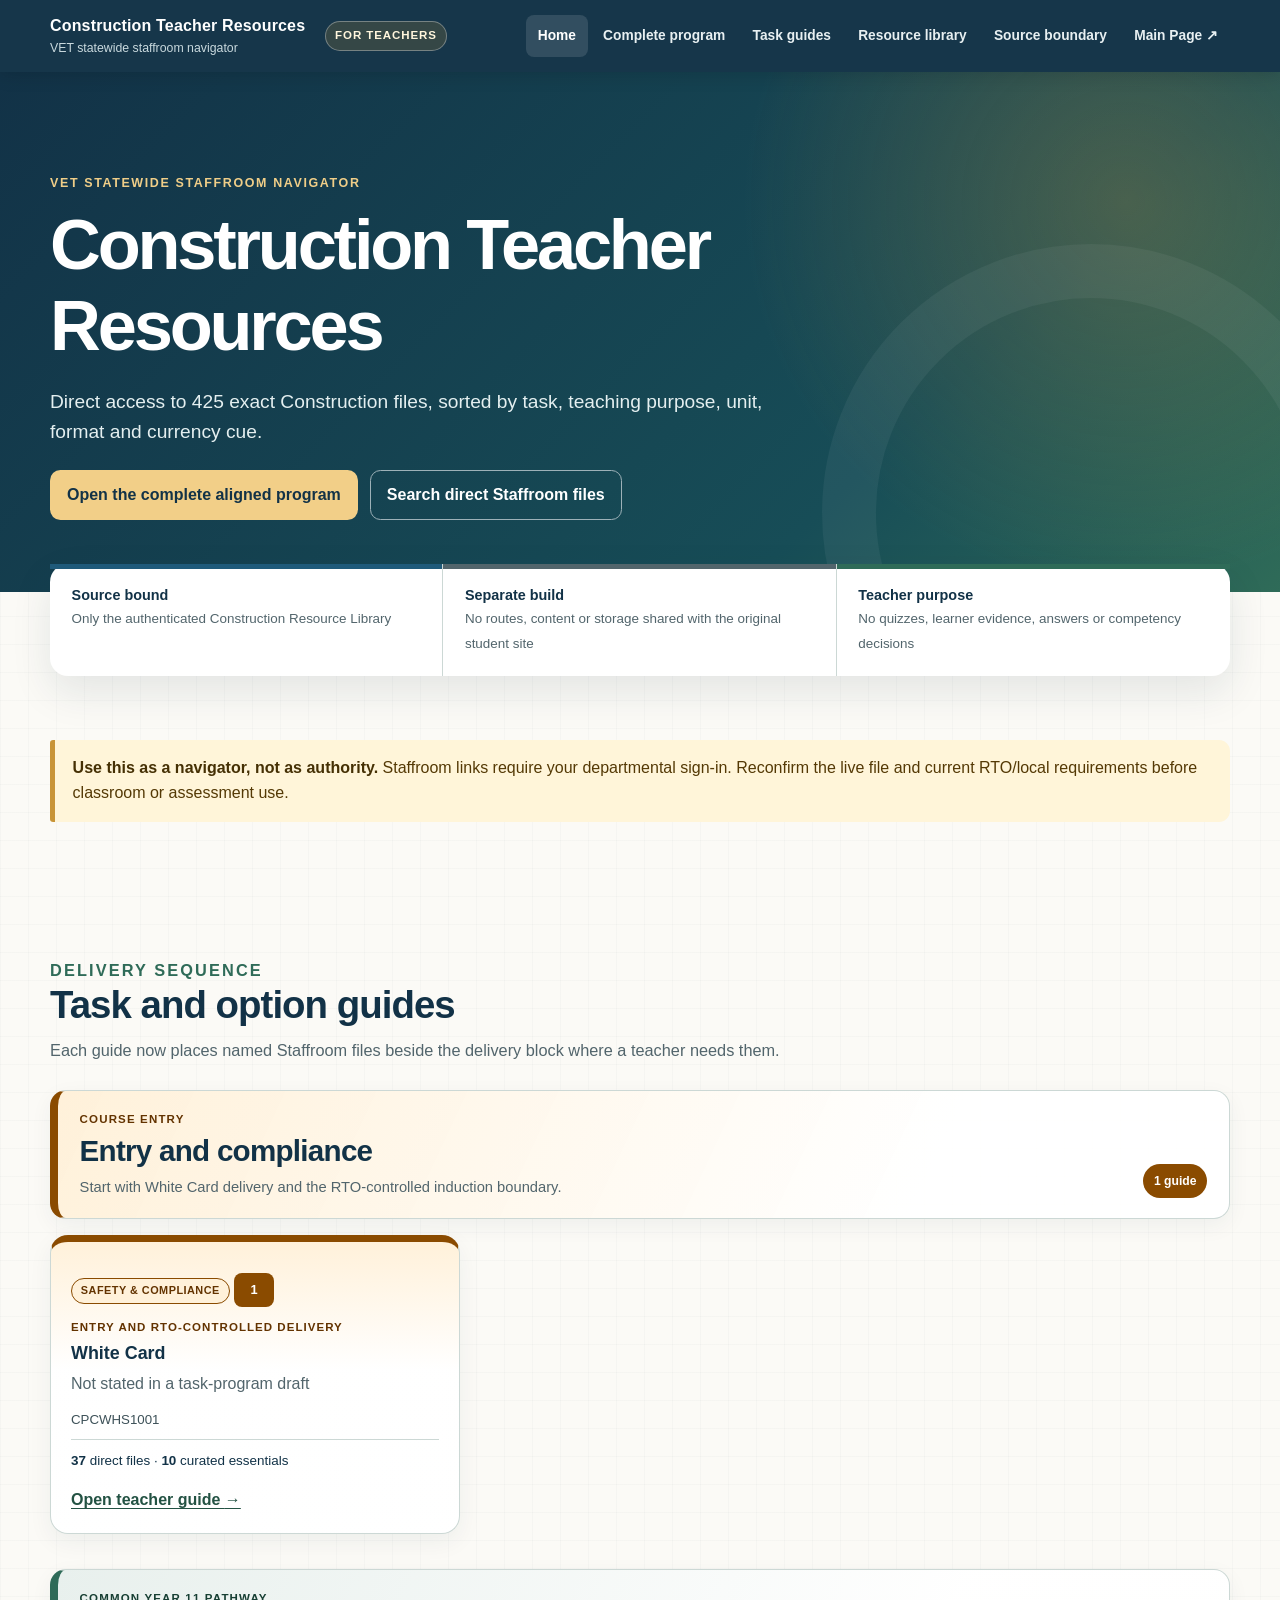
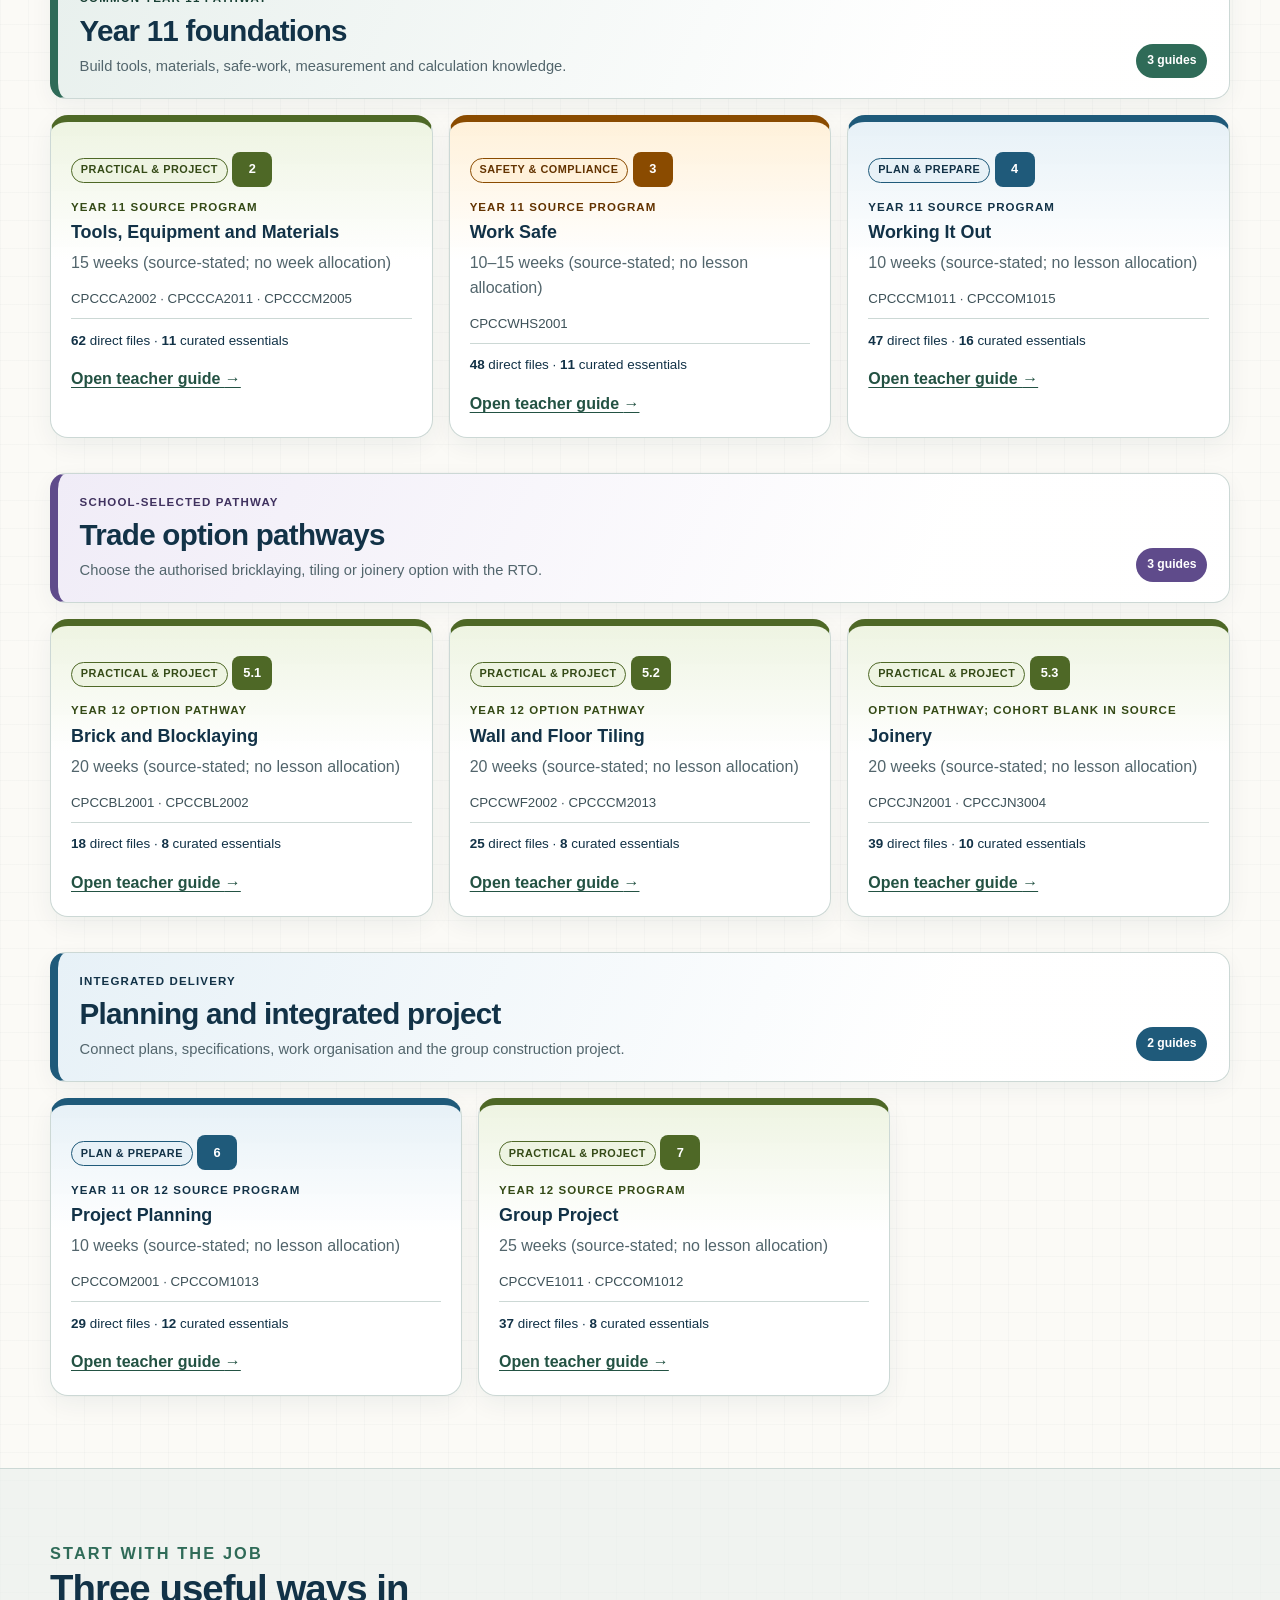
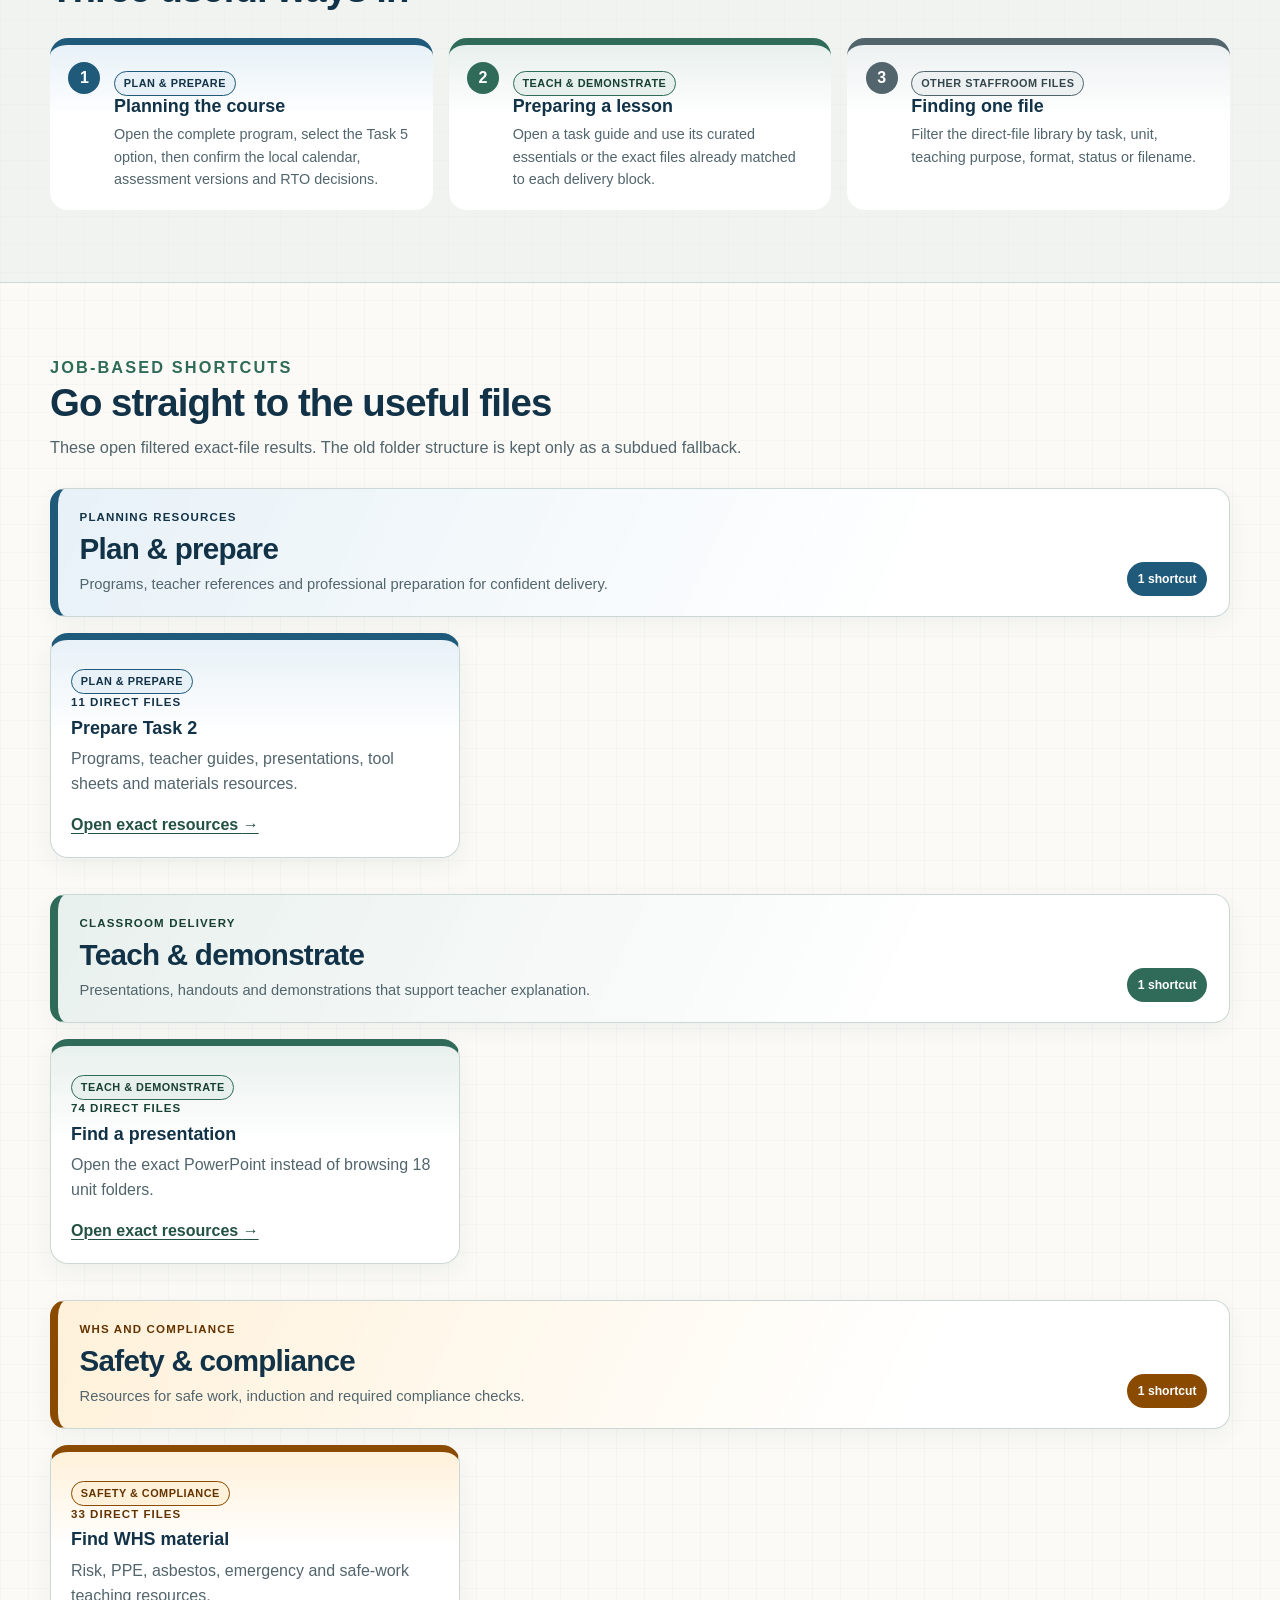
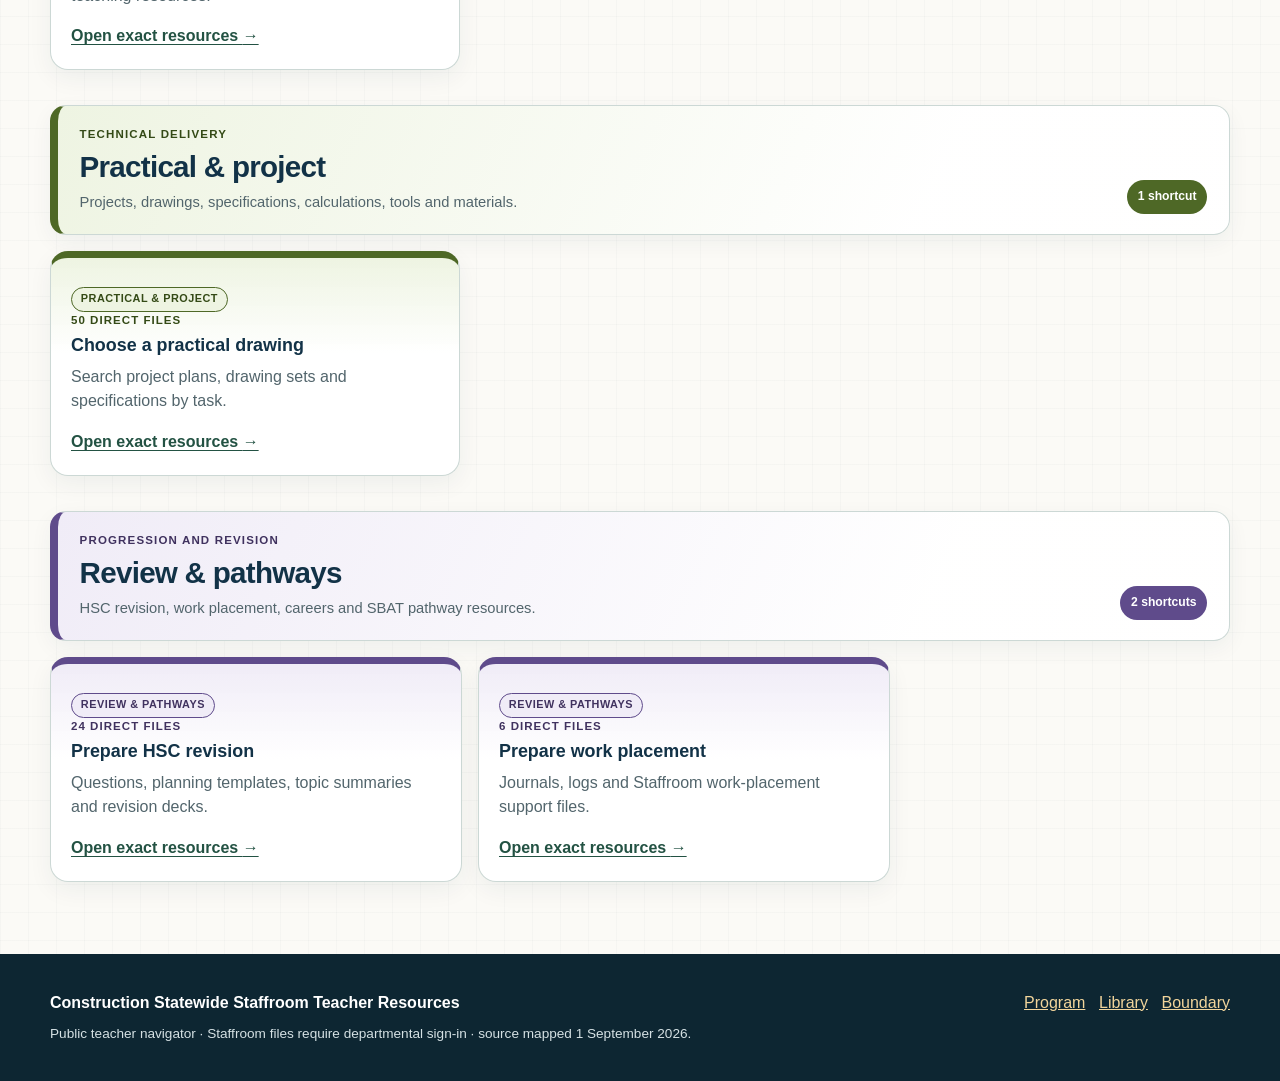
<file: index.html>
<!doctype html>
<html lang="en-AU">
<head>
  <meta charset="utf-8">
  <meta name="viewport" content="width=device-width, initial-scale=1">
  <meta name="description" content="Teacher-facing navigator for Construction resources held in the VET statewide staffroom.">
  <title>Construction Statewide Staffroom Teacher Resources</title>
  <link rel="icon" href="assets/favicon.svg" type="image/svg+xml">
  <link rel="stylesheet" href="assets/styles.css">
  <script defer src="assets/site-data.js"></script>
  <script defer src="assets/resource-data.js"></script>
  <script defer src="assets/app.js"></script>
</head>
<body data-page="home">
  <a class="skip-link" href="#main">Skip to main content</a>
  <header class="site-header">
    <div class="header-inner">
      <a class="brand" href="index.html"><strong>Construction Teacher Resources</strong><span>VET statewide staffroom navigator</span></a>
      <span class="staff-chip">For teachers</span>
      <nav class="desktop-nav" aria-label="Primary"><a data-nav="home" href="index.html">Home</a><a data-nav="program" href="program.html">Complete program</a><a data-nav="tasks" href="task.html">Task guides</a><a data-nav="library" href="library.html">Resource library</a><a data-nav="sources" href="sources.html">Source boundary</a><a href="https://stevencowell.github.io/Main-Page/">Main Page ↗</a></nav>
      <details class="mobile-nav"><summary>Menu</summary><nav aria-label="Mobile"><a data-nav="home" href="index.html">Home</a><a data-nav="program" href="program.html">Complete program</a><a data-nav="tasks" href="task.html">Task guides</a><a data-nav="library" href="library.html">Resource library</a><a data-nav="sources" href="sources.html">Source boundary</a><a href="https://stevencowell.github.io/Main-Page/">Main Page ↗</a></nav></details>
    </div>
  </header>
  <main id="main">
    <section class="hero"><div class="hero-inner"><p class="eyebrow">VET statewide staffroom navigator</p><h1>Construction Teacher Resources</h1><p class="hero-lead">Direct access to <span id="source-file-count">420</span> exact Construction files, sorted by task, teaching purpose, unit, format and currency cue.</p><div class="hero-actions"><a class="button primary" href="program.html">Open the complete aligned program</a><a class="button secondary" href="library.html">Search direct Staffroom files</a></div></div></section>
    <div class="trust-strip"><div class="trust-inner"><div class="trust-item" data-category="planning"><strong>Source bound</strong><span>Only the authenticated Construction Resource Library</span></div><div class="trust-item" data-category="reference"><strong>Separate build</strong><span>No routes, content or storage shared with the original student site</span></div><div class="trust-item" data-category="teaching"><strong>Teacher purpose</strong><span>No quizzes, learner evidence, answers or competency decisions</span></div></div></div>
    <section class="section compact"><div class="section-inner"><p class="notice"><strong>Use this as a navigator, not as authority.</strong> Staffroom links require your departmental sign-in. Reconfirm the live file and current RTO/local requirements before classroom or assessment use.</p></div></section>
    <section class="section"><div class="section-inner"><div class="section-heading"><p class="eyebrow" style="color:var(--teal)">Delivery sequence</p><h2>Task and option guides</h2><p>Each guide now places named Staffroom files beside the delivery block where a teacher needs them.</p></div><div id="task-grid" class="category-stack"></div></div></section>
    <section class="section alt"><div class="section-inner"><div class="section-heading"><p class="eyebrow" style="color:var(--teal)">Start with the job</p><h2>Three useful ways in</h2></div><div class="steps"><article class="step" data-category="planning"><p class="card-category-label">Plan &amp; prepare</p><h3>Planning the course</h3><p>Open the complete program, select the Task 5 option, then confirm the local calendar, assessment versions and RTO decisions.</p></article><article class="step" data-category="teaching"><p class="card-category-label">Teach &amp; demonstrate</p><h3>Preparing a lesson</h3><p>Open a task guide and use its curated essentials or the exact files already matched to each delivery block.</p></article><article class="step" data-category="reference"><p class="card-category-label">Other Staffroom files</p><h3>Finding one file</h3><p>Filter the direct-file library by task, unit, teaching purpose, format, status or filename.</p></article></div></div></section>
    <section class="section"><div class="section-inner"><div class="section-heading"><p class="eyebrow" style="color:var(--teal)">Job-based shortcuts</p><h2>Go straight to the useful files</h2><p>These open filtered exact-file results. The old folder structure is kept only as a subdued fallback.</p></div><div id="resource-grid" class="category-stack"></div></div></section>
  </main>
  <footer class="site-footer"><div class="footer-inner"><div><strong>Construction Statewide Staffroom Teacher Resources</strong><p>Public teacher navigator · Staffroom files require departmental sign-in · source mapped 1 September 2026.</p></div><nav aria-label="Footer"><a href="program.html">Program</a><a href="library.html">Library</a><a href="sources.html">Boundary</a></nav></div></footer>
</body>
</html>
</file>
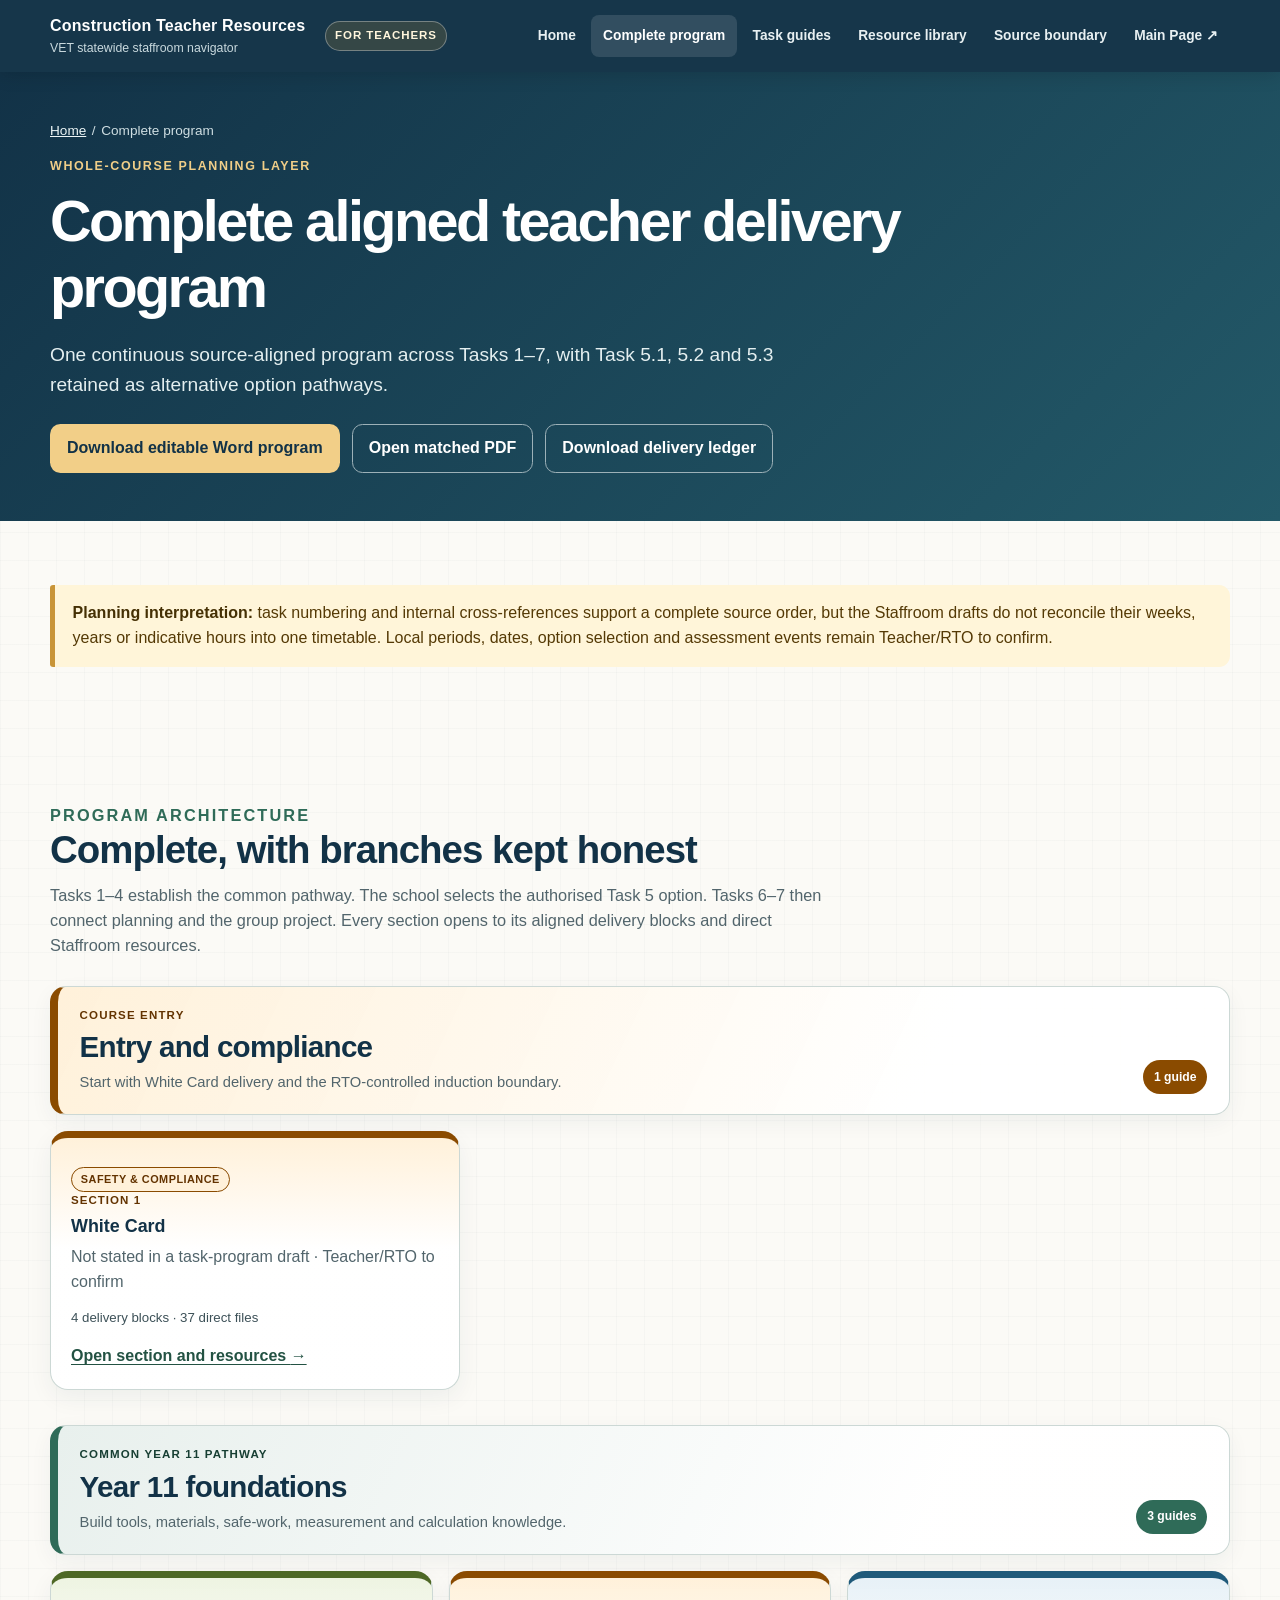
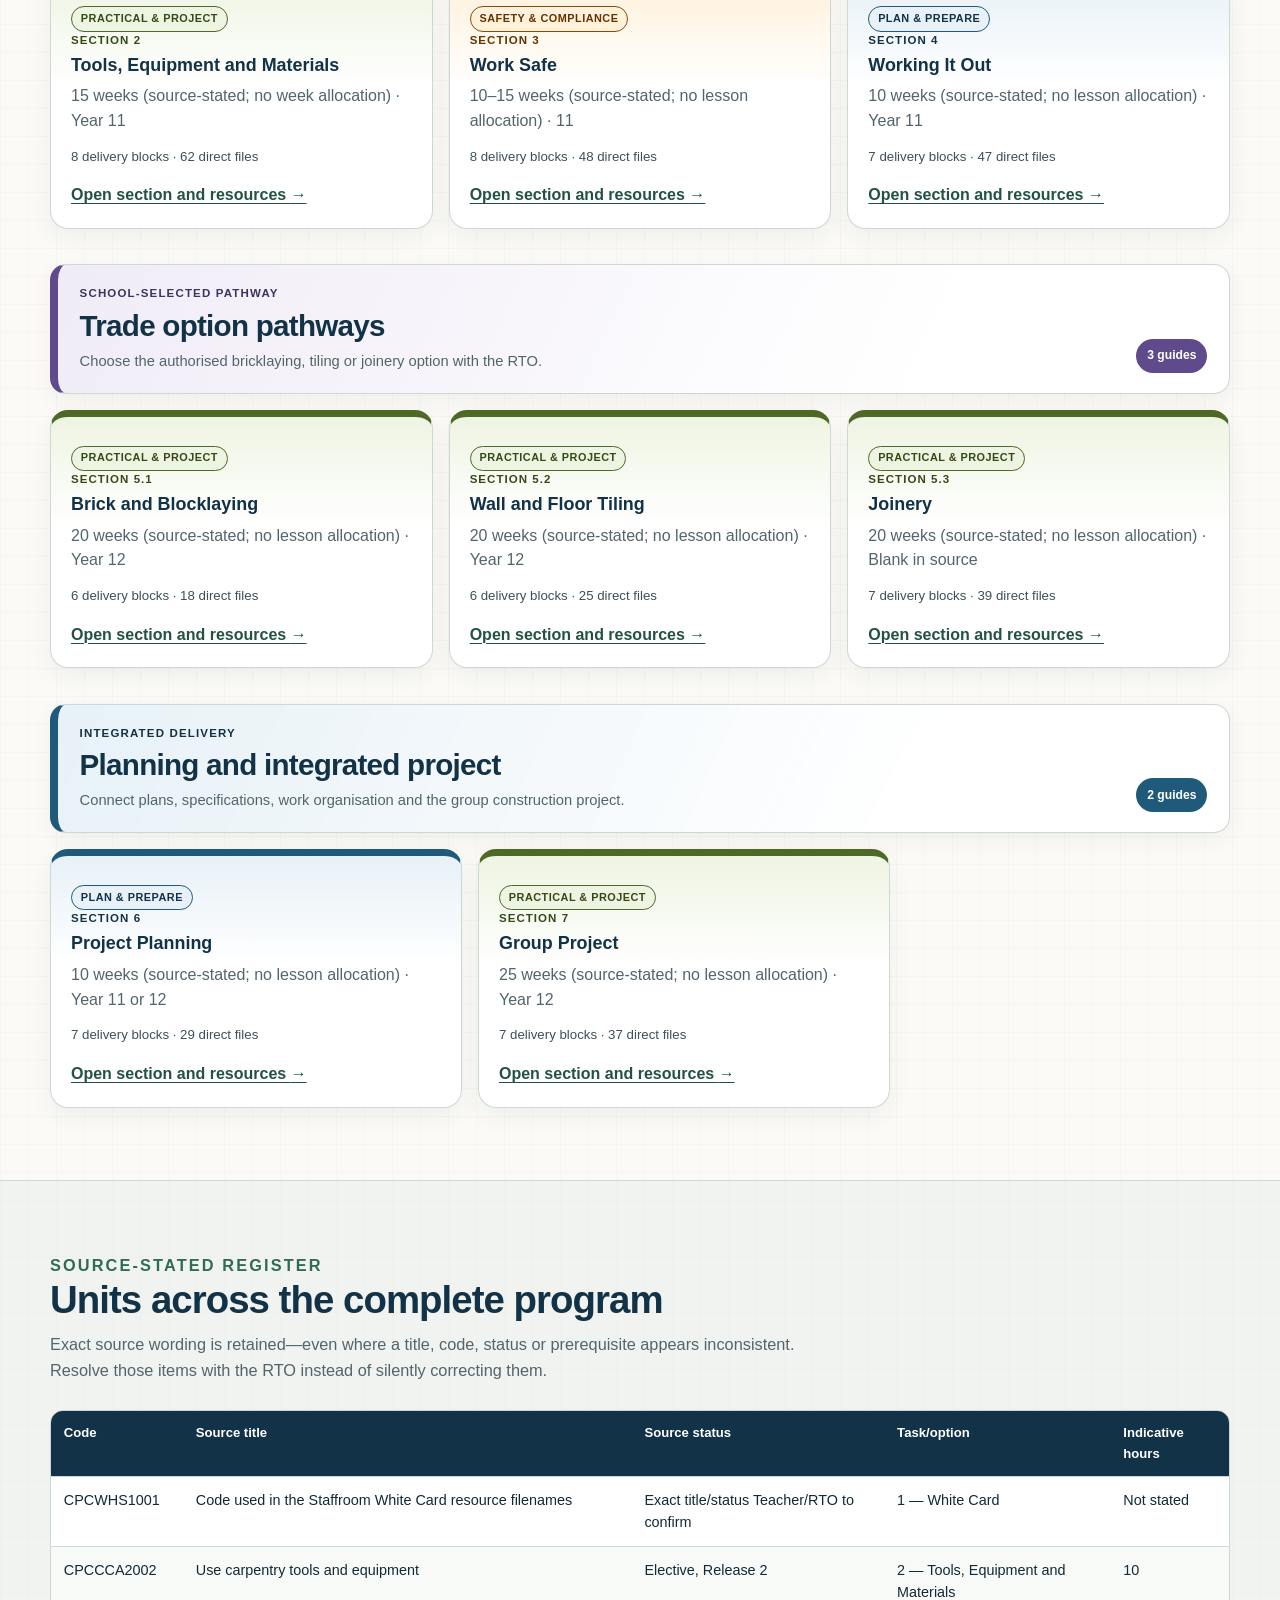
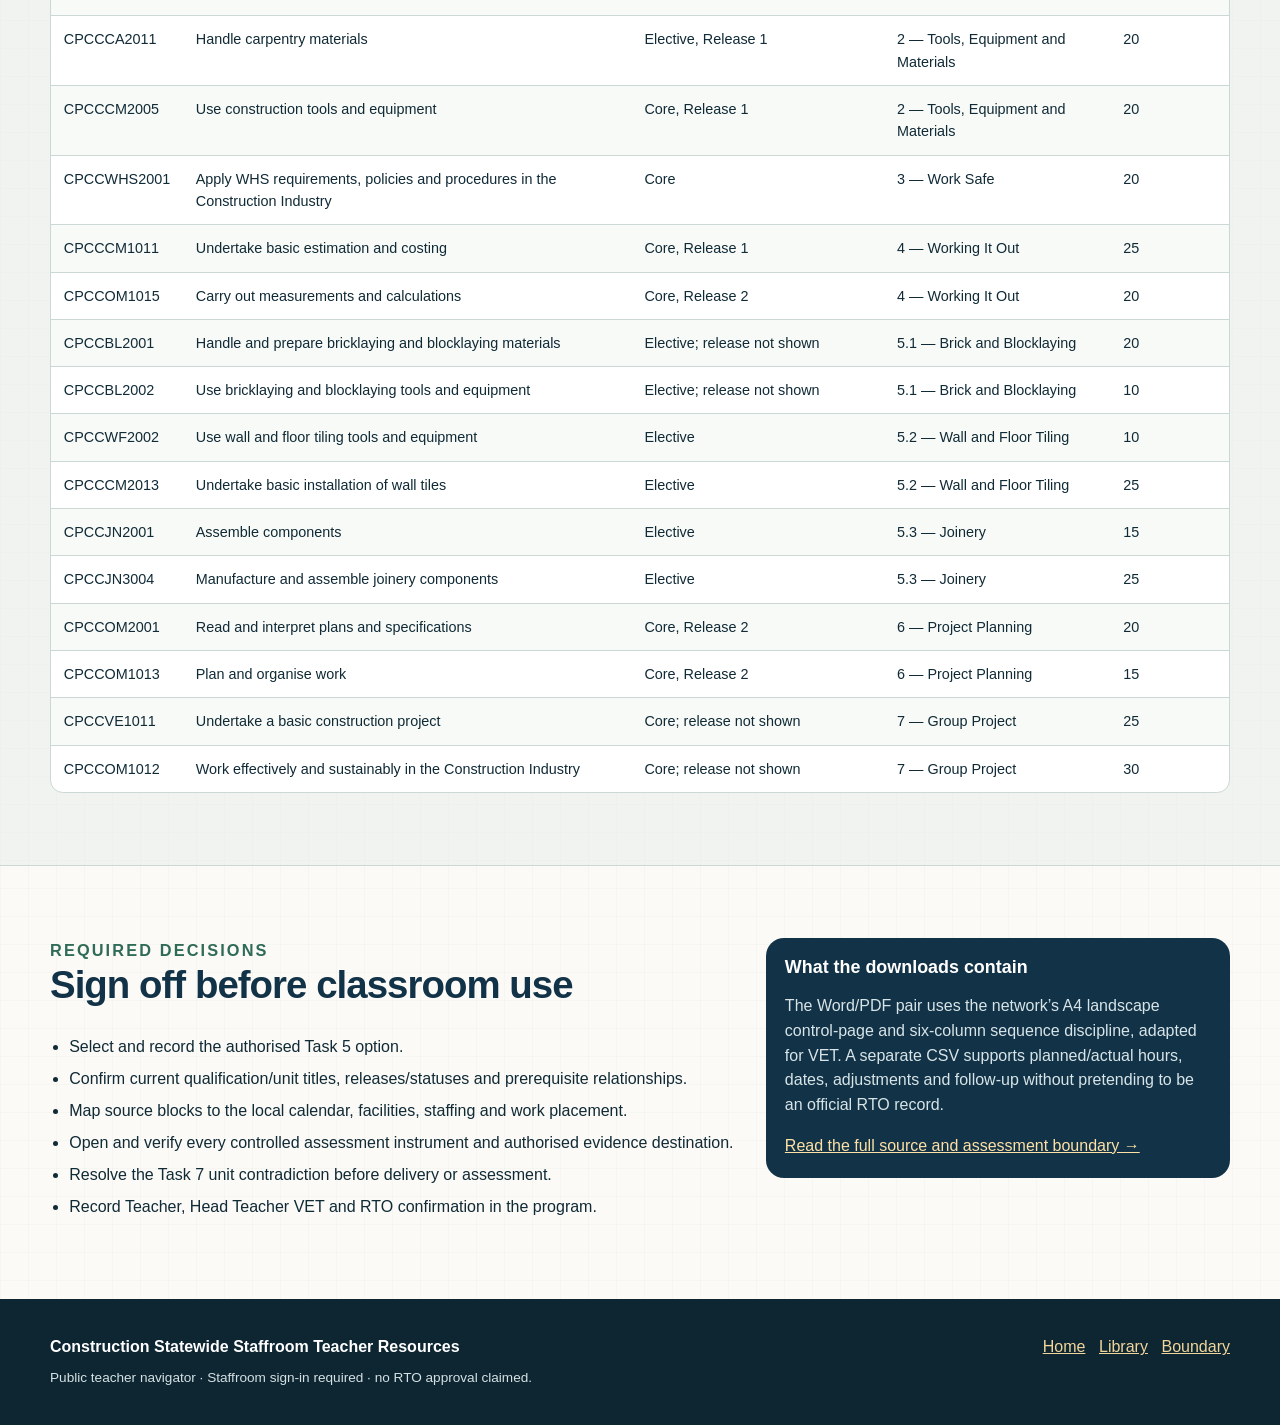
<file: program.html>
<!doctype html>
<html lang="en-AU">
<head><meta charset="utf-8"><meta name="viewport" content="width=device-width, initial-scale=1"><meta name="description" content="Complete source-aligned Construction teacher delivery program."><title>Complete aligned program | Construction Teacher Resources</title><link rel="icon" href="assets/favicon.svg" type="image/svg+xml"><link rel="stylesheet" href="assets/styles.css"><script defer src="assets/site-data.js"></script><script defer src="assets/resource-data.js"></script><script defer src="assets/app.js"></script></head>
<body data-page="program">
  <a class="skip-link" href="#main">Skip to main content</a>
  <header class="site-header"><div class="header-inner"><a class="brand" href="index.html"><strong>Construction Teacher Resources</strong><span>VET statewide staffroom navigator</span></a><span class="staff-chip">For teachers</span><nav class="desktop-nav" aria-label="Primary"><a data-nav="home" href="index.html">Home</a><a data-nav="program" href="program.html">Complete program</a><a data-nav="tasks" href="task.html">Task guides</a><a data-nav="library" href="library.html">Resource library</a><a data-nav="sources" href="sources.html">Source boundary</a><a href="https://stevencowell.github.io/Main-Page/">Main Page ↗</a></nav><details class="mobile-nav"><summary>Menu</summary><nav aria-label="Mobile"><a data-nav="home" href="index.html">Home</a><a data-nav="program" href="program.html">Complete program</a><a data-nav="tasks" href="task.html">Task guides</a><a data-nav="library" href="library.html">Resource library</a><a data-nav="sources" href="sources.html">Source boundary</a><a href="https://stevencowell.github.io/Main-Page/">Main Page ↗</a></nav></details></div></header>
  <main id="main">
    <section class="page-hero"><div class="hero-inner"><nav class="breadcrumb" aria-label="Breadcrumb"><a href="index.html">Home</a><span aria-hidden="true">/</span><span>Complete program</span></nav><p class="eyebrow">Whole-course planning layer</p><h1>Complete aligned teacher delivery program</h1><p class="hero-lead">One continuous source-aligned program across Tasks 1–7, with Task 5.1, 5.2 and 5.3 retained as alternative option pathways.</p><div class="hero-actions"><a class="button primary" href="downloads/Construction_Aligned_Teacher_Delivery_Program.docx">Download editable Word program</a><a class="button secondary" href="downloads/Construction_Aligned_Teacher_Delivery_Program.pdf">Open matched PDF</a><a class="button secondary" href="downloads/Construction_Delivery_Ledger.csv">Download delivery ledger</a></div></div></section>
    <section class="section compact"><div class="section-inner"><p class="notice"><strong>Planning interpretation:</strong> task numbering and internal cross-references support a complete source order, but the Staffroom drafts do not reconcile their weeks, years or indicative hours into one timetable. Local periods, dates, option selection and assessment events remain Teacher/RTO to confirm.</p></div></section>
    <section class="section"><div class="section-inner"><div class="section-heading"><p class="eyebrow" style="color:var(--teal)">Program architecture</p><h2>Complete, with branches kept honest</h2><p>Tasks 1–4 establish the common pathway. The school selects the authorised Task 5 option. Tasks 6–7 then connect planning and the group project. Every section opens to its aligned delivery blocks and direct Staffroom resources.</p></div><div id="program-flow" class="category-stack"></div></div></section>
    <section class="section alt"><div class="section-inner"><div class="section-heading"><p class="eyebrow" style="color:var(--teal)">Source-stated register</p><h2>Units across the complete program</h2><p>Exact source wording is retained—even where a title, code, status or prerequisite appears inconsistent. Resolve those items with the RTO instead of silently correcting them.</p></div><div class="table-wrap" tabindex="0" role="region" aria-label="Horizontally scrollable complete unit register"><table><thead><tr><th>Code</th><th>Source title</th><th>Source status</th><th>Task/option</th><th>Indicative hours</th></tr></thead><tbody id="program-unit-body"></tbody></table></div></div></section>
    <section class="section"><div class="section-inner two-column"><div><div class="section-heading"><p class="eyebrow" style="color:var(--teal)">Required decisions</p><h2>Sign off before classroom use</h2></div><ul class="check-list"><li>Select and record the authorised Task 5 option.</li><li>Confirm current qualification/unit titles, releases/statuses and prerequisite relationships.</li><li>Map source blocks to the local calendar, facilities, staffing and work placement.</li><li>Open and verify every controlled assessment instrument and authorised evidence destination.</li><li>Resolve the Task 7 unit contradiction before delivery or assessment.</li><li>Record Teacher, Head Teacher VET and RTO confirmation in the program.</li></ul></div><aside class="side-panel"><h3>What the downloads contain</h3><p>The Word/PDF pair uses the network’s A4 landscape control-page and six-column sequence discipline, adapted for VET. A separate CSV supports planned/actual hours, dates, adjustments and follow-up without pretending to be an official RTO record.</p><a href="sources.html">Read the full source and assessment boundary →</a></aside></div></section>
  </main>
  <footer class="site-footer"><div class="footer-inner"><div><strong>Construction Statewide Staffroom Teacher Resources</strong><p>Public teacher navigator · Staffroom sign-in required · no RTO approval claimed.</p></div><nav aria-label="Footer"><a href="index.html">Home</a><a href="library.html">Library</a><a href="sources.html">Boundary</a></nav></div></footer>
</body>
</html>
</file>
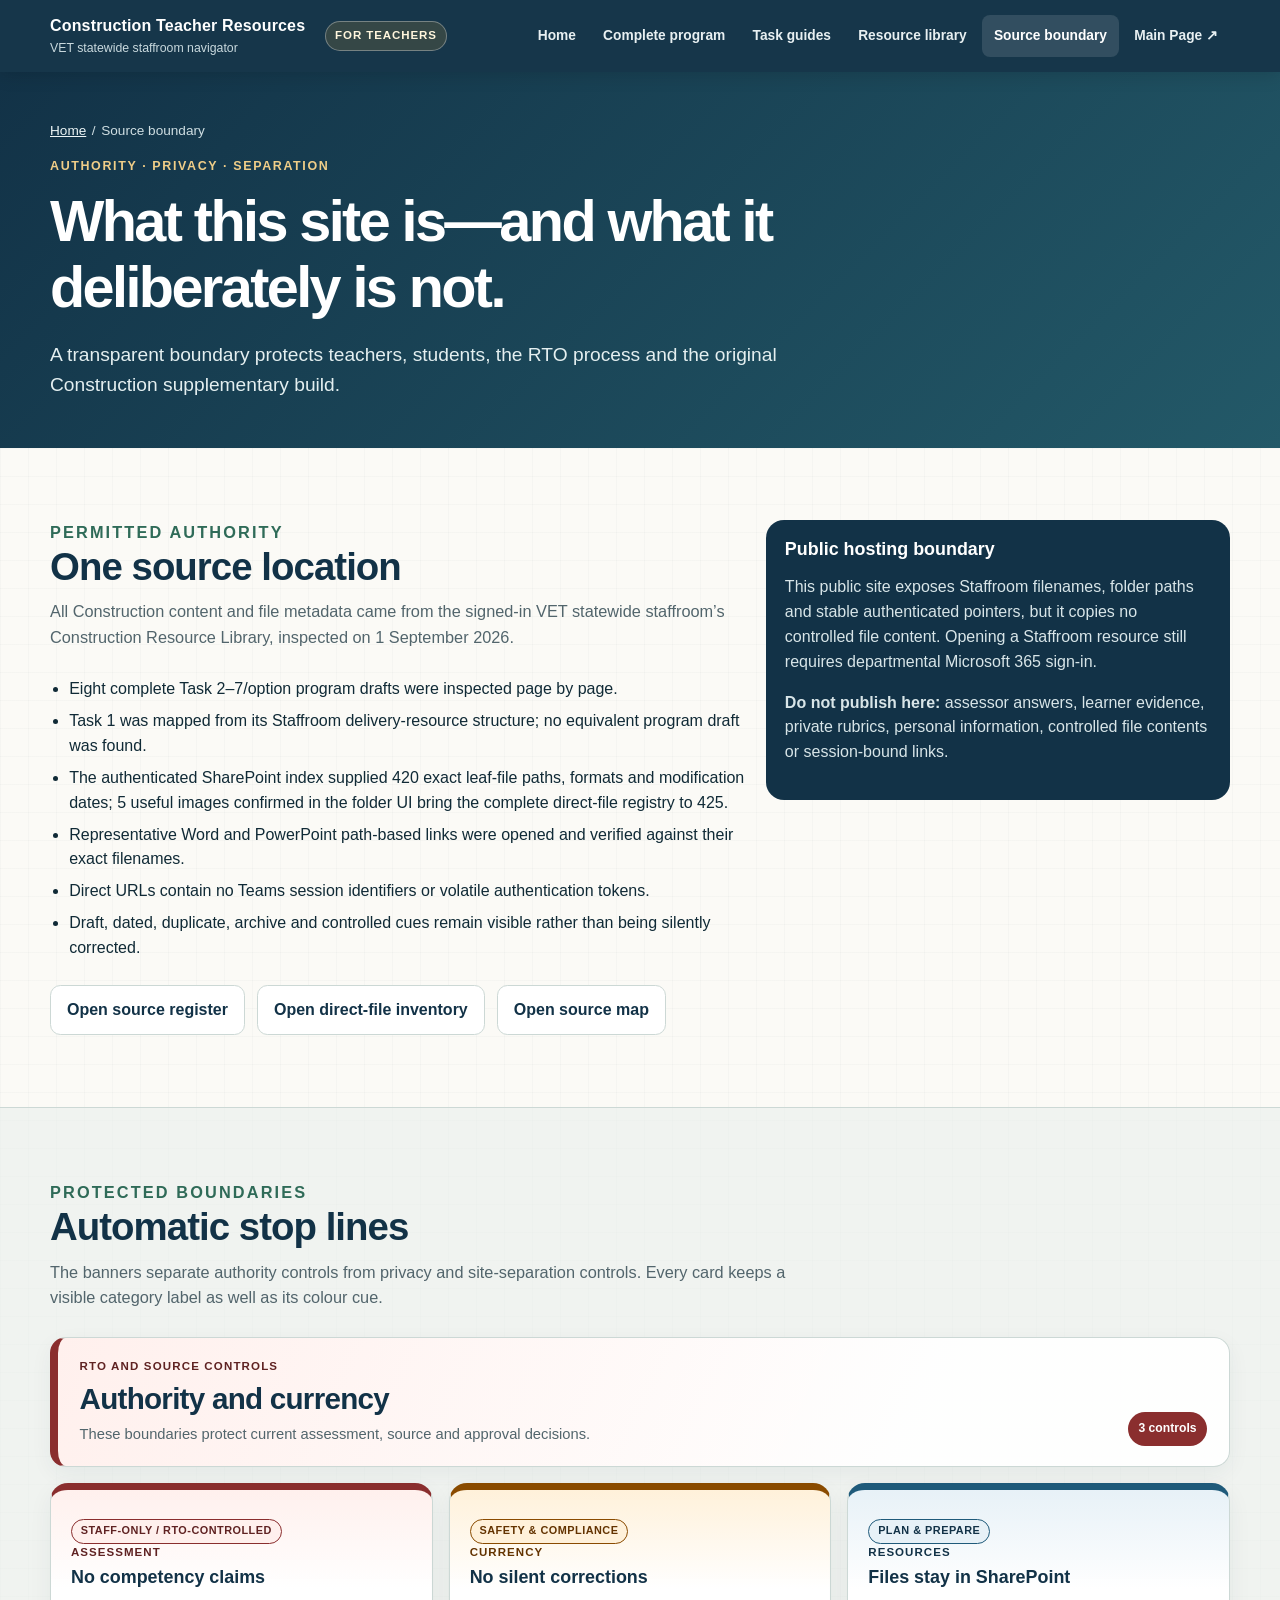
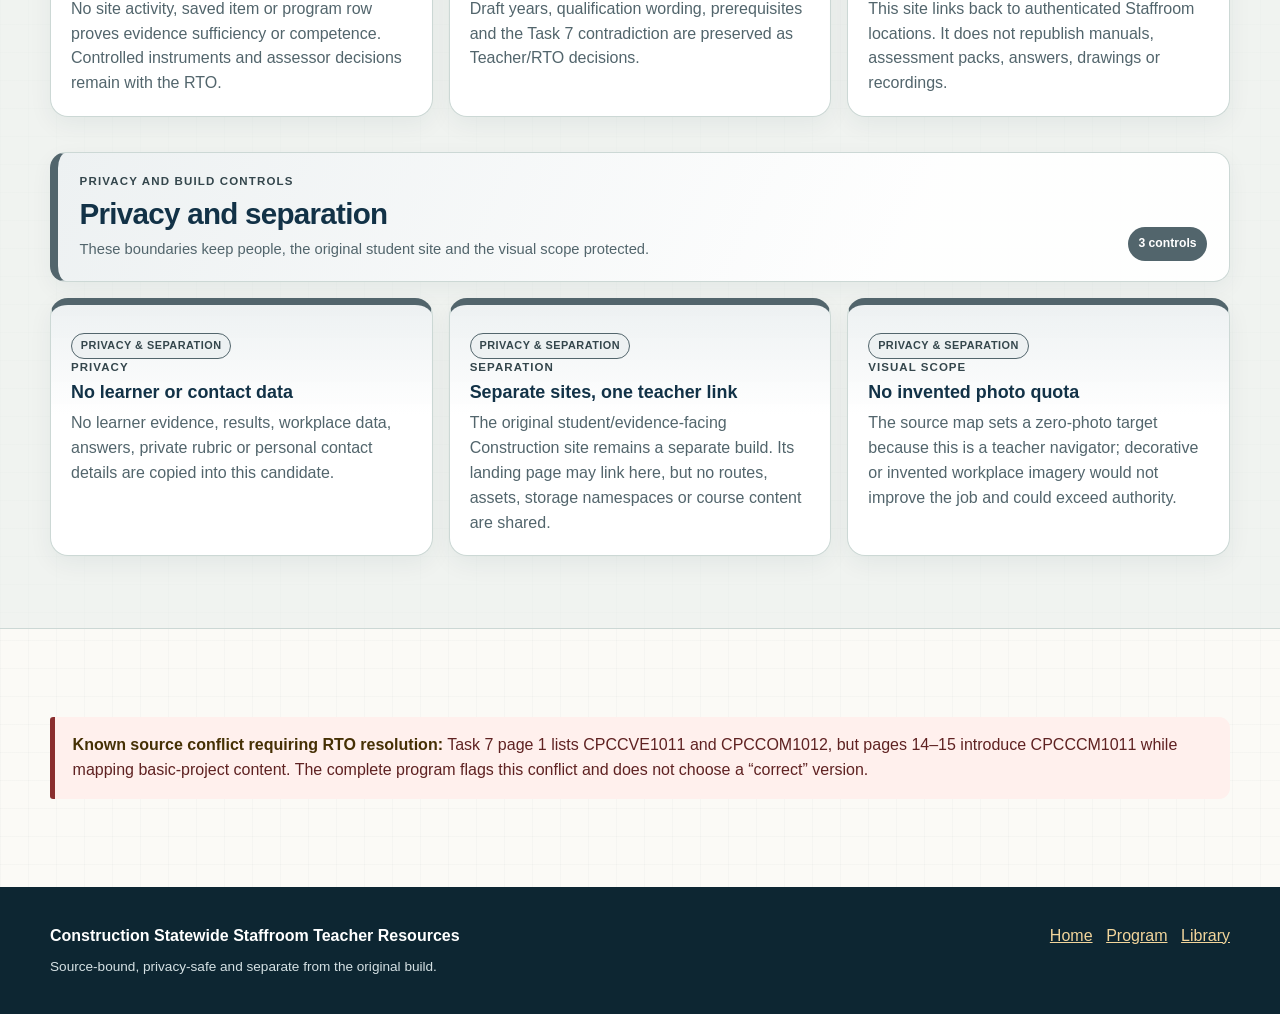
<file: sources.html>
<!doctype html>
<html lang="en-AU">
<head><meta charset="utf-8"><meta name="viewport" content="width=device-width, initial-scale=1"><meta name="description" content="Source, privacy, assessment and separation boundary for the Construction teacher site."><title>Source boundary | Construction Teacher Resources</title><link rel="icon" href="assets/favicon.svg" type="image/svg+xml"><link rel="stylesheet" href="assets/styles.css"><script defer src="assets/site-data.js"></script><script defer src="assets/resource-data.js"></script><script defer src="assets/app.js"></script></head>
<body data-page="sources">
  <a class="skip-link" href="#main">Skip to main content</a>
  <header class="site-header"><div class="header-inner"><a class="brand" href="index.html"><strong>Construction Teacher Resources</strong><span>VET statewide staffroom navigator</span></a><span class="staff-chip">For teachers</span><nav class="desktop-nav" aria-label="Primary"><a data-nav="home" href="index.html">Home</a><a data-nav="program" href="program.html">Complete program</a><a data-nav="tasks" href="task.html">Task guides</a><a data-nav="library" href="library.html">Resource library</a><a data-nav="sources" href="sources.html">Source boundary</a><a href="https://stevencowell.github.io/Main-Page/">Main Page ↗</a></nav><details class="mobile-nav"><summary>Menu</summary><nav aria-label="Mobile"><a data-nav="home" href="index.html">Home</a><a data-nav="program" href="program.html">Complete program</a><a data-nav="tasks" href="task.html">Task guides</a><a data-nav="library" href="library.html">Resource library</a><a data-nav="sources" href="sources.html">Source boundary</a><a href="https://stevencowell.github.io/Main-Page/">Main Page ↗</a></nav></details></div></header>
  <main id="main">
    <section class="page-hero"><div class="hero-inner"><nav class="breadcrumb" aria-label="Breadcrumb"><a href="index.html">Home</a><span aria-hidden="true">/</span><span>Source boundary</span></nav><p class="eyebrow">Authority · privacy · separation</p><h1>What this site is—and what it deliberately is not.</h1><p class="hero-lead">A transparent boundary protects teachers, students, the RTO process and the original Construction supplementary build.</p></div></section>
    <section class="section"><div class="section-inner two-column"><div><div class="section-heading"><p class="eyebrow" style="color:var(--teal)">Permitted authority</p><h2>One source location</h2><p>All Construction content and file metadata came from the signed-in VET statewide staffroom’s Construction Resource Library, inspected on 1 September 2026.</p></div><ul class="check-list"><li>Eight complete Task 2–7/option program drafts were inspected page by page.</li><li>Task 1 was mapped from its Staffroom delivery-resource structure; no equivalent program draft was found.</li><li>The authenticated SharePoint index supplied 420 exact leaf-file paths, formats and modification dates; 5 useful images confirmed in the folder UI bring the complete direct-file registry to 425.</li><li>Representative Word and PowerPoint path-based links were opened and verified against their exact filenames.</li><li>Direct URLs contain no Teams session identifiers or volatile authentication tokens.</li><li>Draft, dated, duplicate, archive and controlled cues remain visible rather than being silently corrected.</li></ul><div class="button-row"><a class="button quiet" href="governance/source-register.md">Open source register</a><a class="button quiet" href="governance/resource-inventory.json">Open direct-file inventory</a><a class="button quiet" href="governance/source-map.json">Open source map</a></div></div><aside class="side-panel"><h3>Public hosting boundary</h3><p>This public site exposes Staffroom filenames, folder paths and stable authenticated pointers, but it copies no controlled file content. Opening a Staffroom resource still requires departmental Microsoft 365 sign-in.</p><p><strong>Do not publish here:</strong> assessor answers, learner evidence, private rubrics, personal information, controlled file contents or session-bound links.</p></aside></div></section>
    <section class="section alt"><div class="section-inner"><div class="section-heading"><p class="eyebrow" style="color:var(--teal)">Protected boundaries</p><h2>Automatic stop lines</h2><p>The banners separate authority controls from privacy and site-separation controls. Every card keeps a visible category label as well as its colour cue.</p></div><div class="category-stack">
      <section class="category-group" data-category="controlled" aria-labelledby="boundary-authority-title"><header class="category-banner" data-category="controlled"><div><p class="category-kicker">RTO and source controls</p><h3 id="boundary-authority-title">Authority and currency</h3><p>These boundaries protect current assessment, source and approval decisions.</p></div><span class="category-count">3 controls</span></header><div class="card-grid category-card-grid cards-3"><article class="card" data-category="controlled"><p class="card-category-label">Staff-only / RTO-controlled</p><p class="kicker">Assessment</p><h3>No competency claims</h3><p>No site activity, saved item or program row proves evidence sufficiency or competence. Controlled instruments and assessor decisions remain with the RTO.</p></article><article class="card" data-category="safety"><p class="card-category-label">Safety &amp; compliance</p><p class="kicker">Currency</p><h3>No silent corrections</h3><p>Draft years, qualification wording, prerequisites and the Task 7 contradiction are preserved as Teacher/RTO decisions.</p></article><article class="card" data-category="planning"><p class="card-category-label">Plan &amp; prepare</p><p class="kicker">Resources</p><h3>Files stay in SharePoint</h3><p>This site links back to authenticated Staffroom locations. It does not republish manuals, assessment packs, answers, drawings or recordings.</p></article></div></section>
      <section class="category-group" data-category="reference" aria-labelledby="boundary-privacy-title"><header class="category-banner" data-category="reference"><div><p class="category-kicker">Privacy and build controls</p><h3 id="boundary-privacy-title">Privacy and separation</h3><p>These boundaries keep people, the original student site and the visual scope protected.</p></div><span class="category-count">3 controls</span></header><div class="card-grid category-card-grid cards-3"><article class="card" data-category="reference"><p class="card-category-label">Privacy &amp; separation</p><p class="kicker">Privacy</p><h3>No learner or contact data</h3><p>No learner evidence, results, workplace data, answers, private rubric or personal contact details are copied into this candidate.</p></article><article class="card" data-category="reference"><p class="card-category-label">Privacy &amp; separation</p><p class="kicker">Separation</p><h3>Separate sites, one teacher link</h3><p>The original student/evidence-facing Construction site remains a separate build. Its landing page may link here, but no routes, assets, storage namespaces or course content are shared.</p></article><article class="card" data-category="reference"><p class="card-category-label">Privacy &amp; separation</p><p class="kicker">Visual scope</p><h3>No invented photo quota</h3><p>The source map sets a zero-photo target because this is a teacher navigator; decorative or invented workplace imagery would not improve the job and could exceed authority.</p></article></div></section>
    </div></div></section>
    <section class="section"><div class="section-inner"><p class="notice danger"><strong>Known source conflict requiring RTO resolution:</strong> Task 7 page 1 lists CPCCVE1011 and CPCCOM1012, but pages 14–15 introduce CPCCCM1011 while mapping basic-project content. The complete program flags this conflict and does not choose a “correct” version.</p></div></section>
  </main>
  <footer class="site-footer"><div class="footer-inner"><div><strong>Construction Statewide Staffroom Teacher Resources</strong><p>Source-bound, privacy-safe and separate from the original build.</p></div><nav aria-label="Footer"><a href="index.html">Home</a><a href="program.html">Program</a><a href="library.html">Library</a></nav></div></footer>
</body>
</html>
</file>
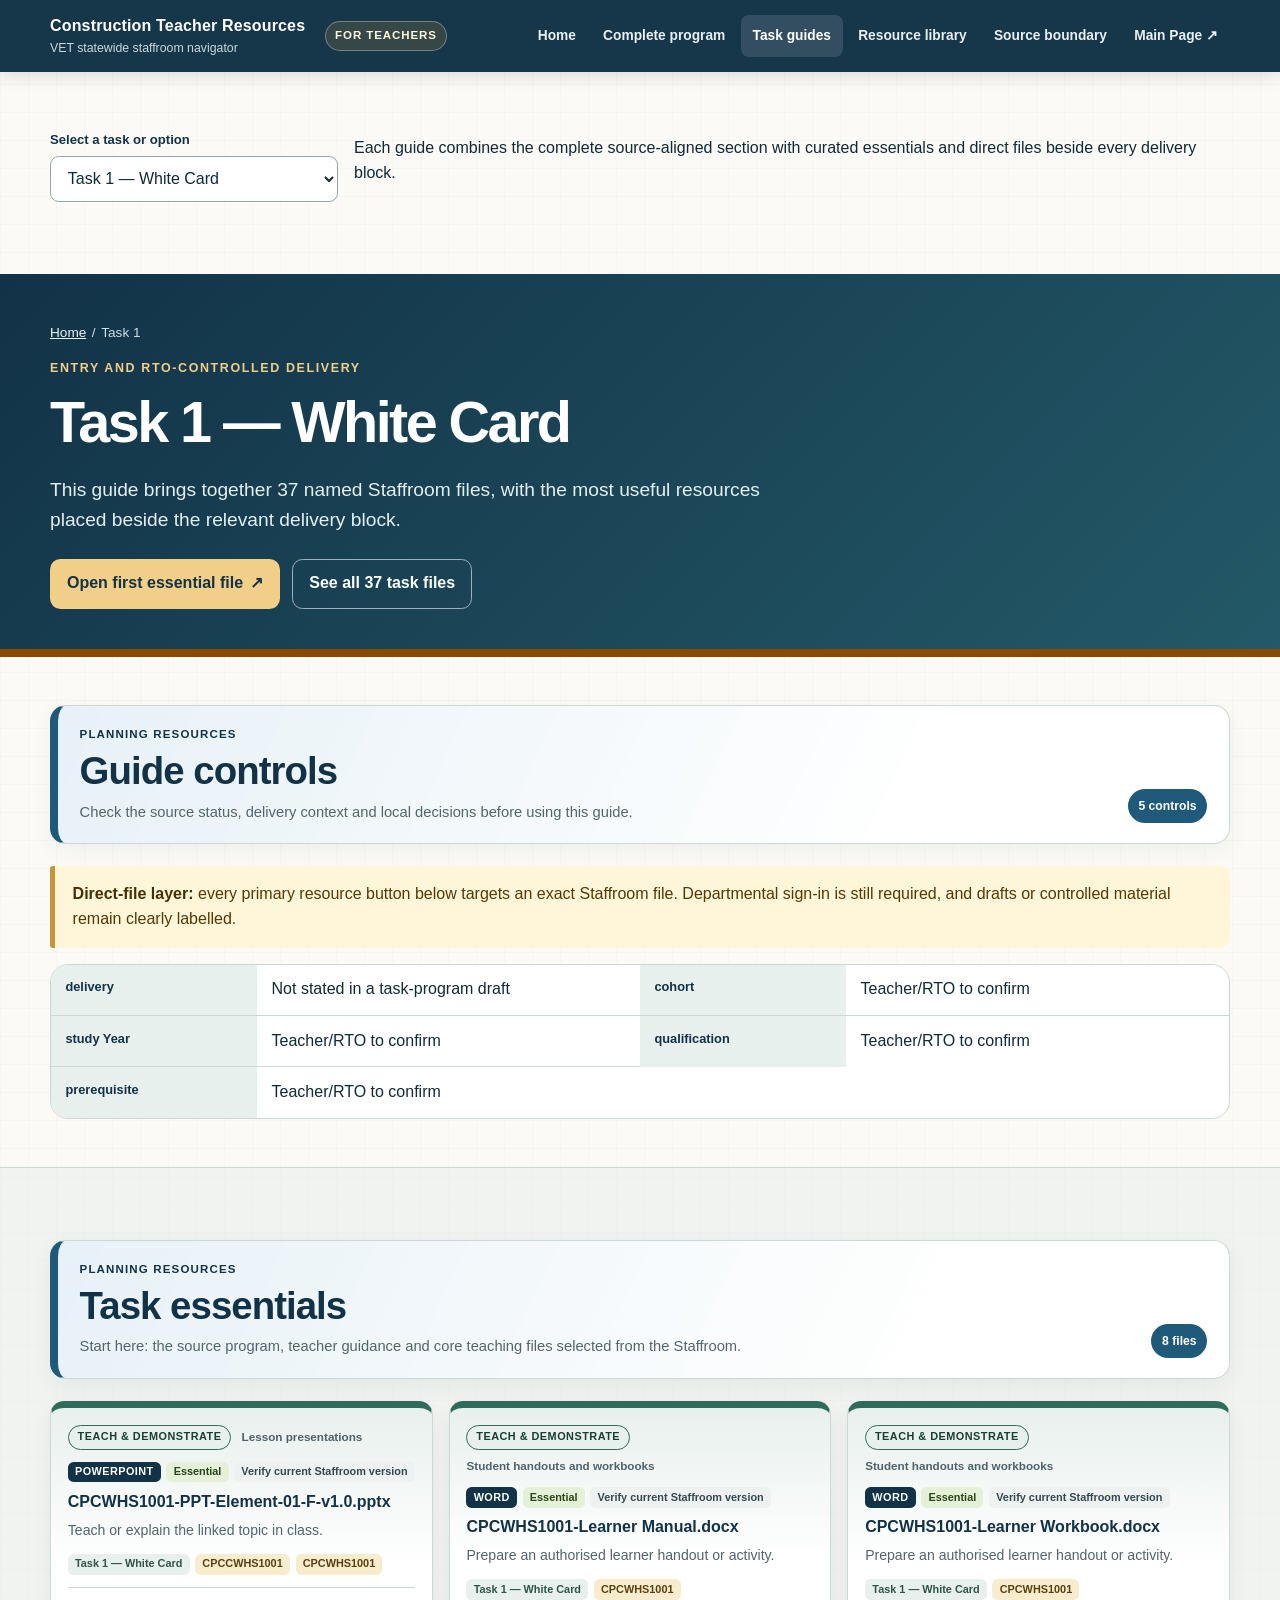
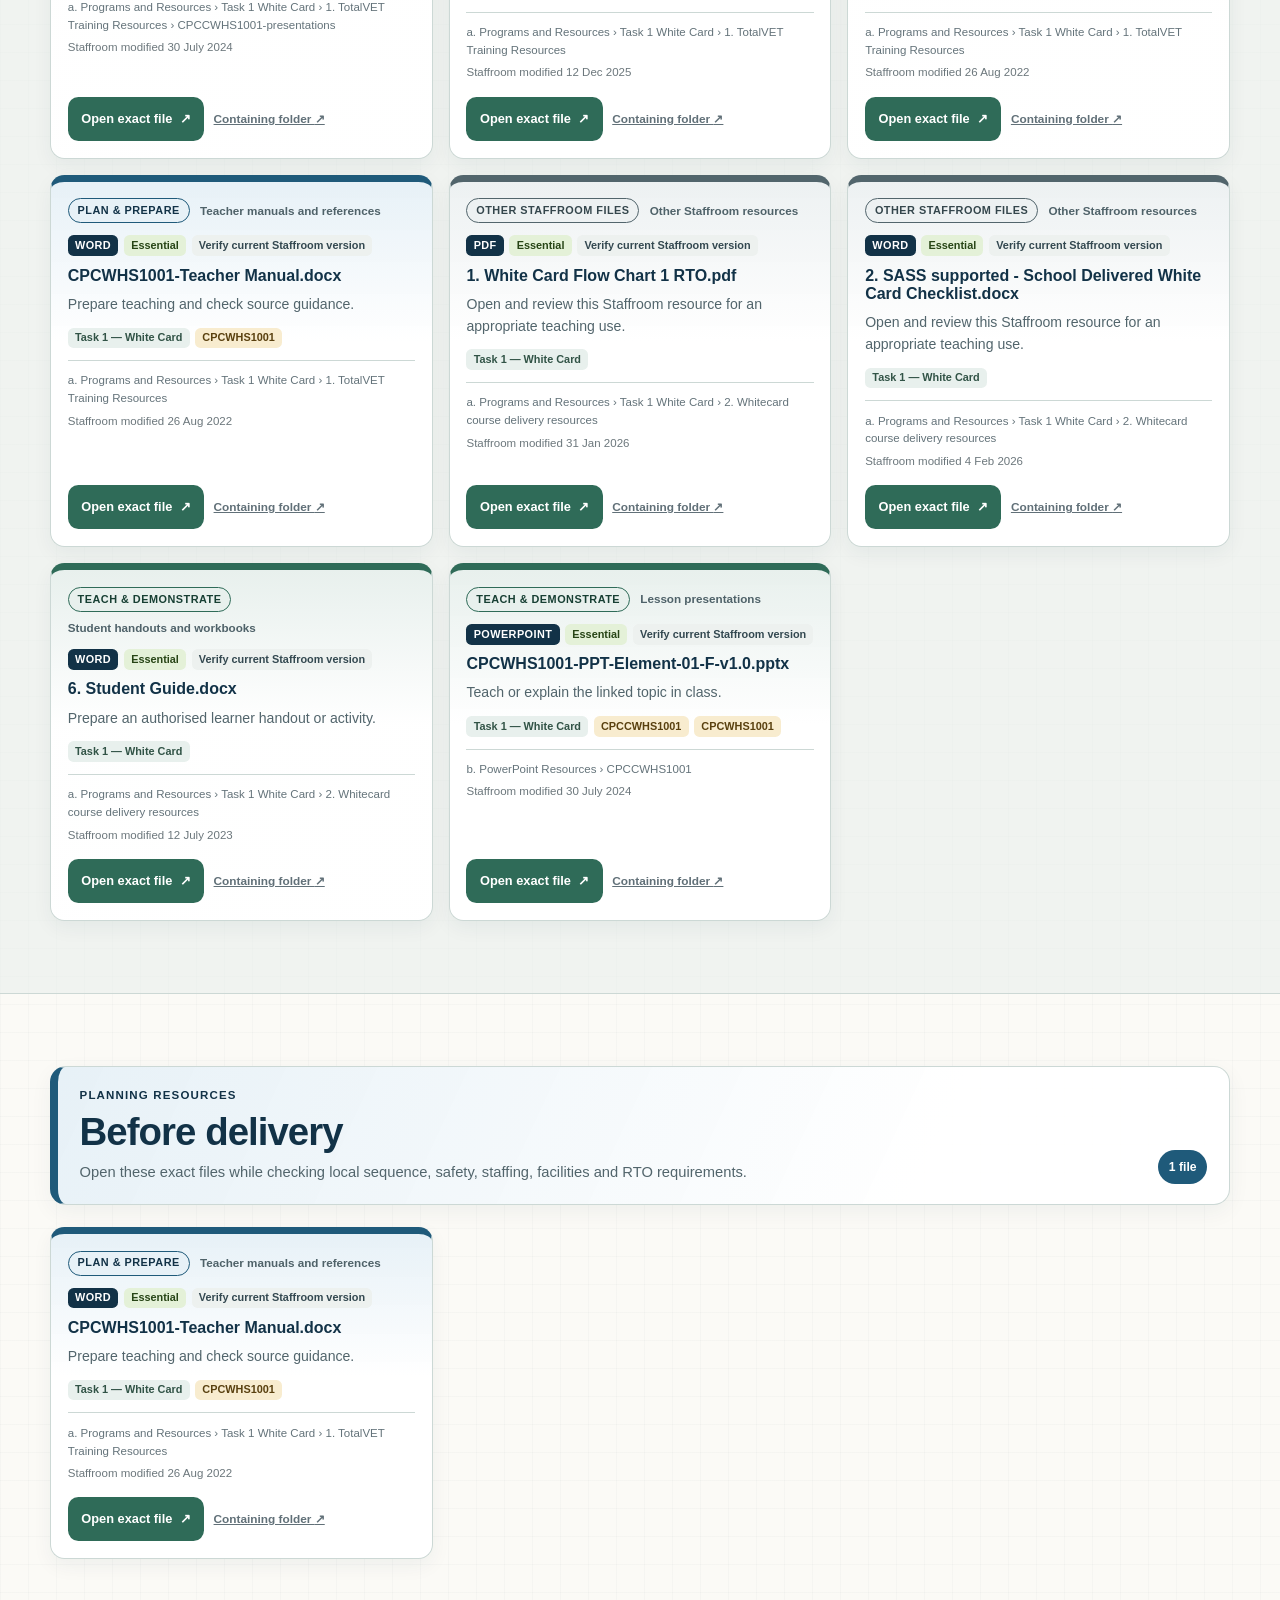
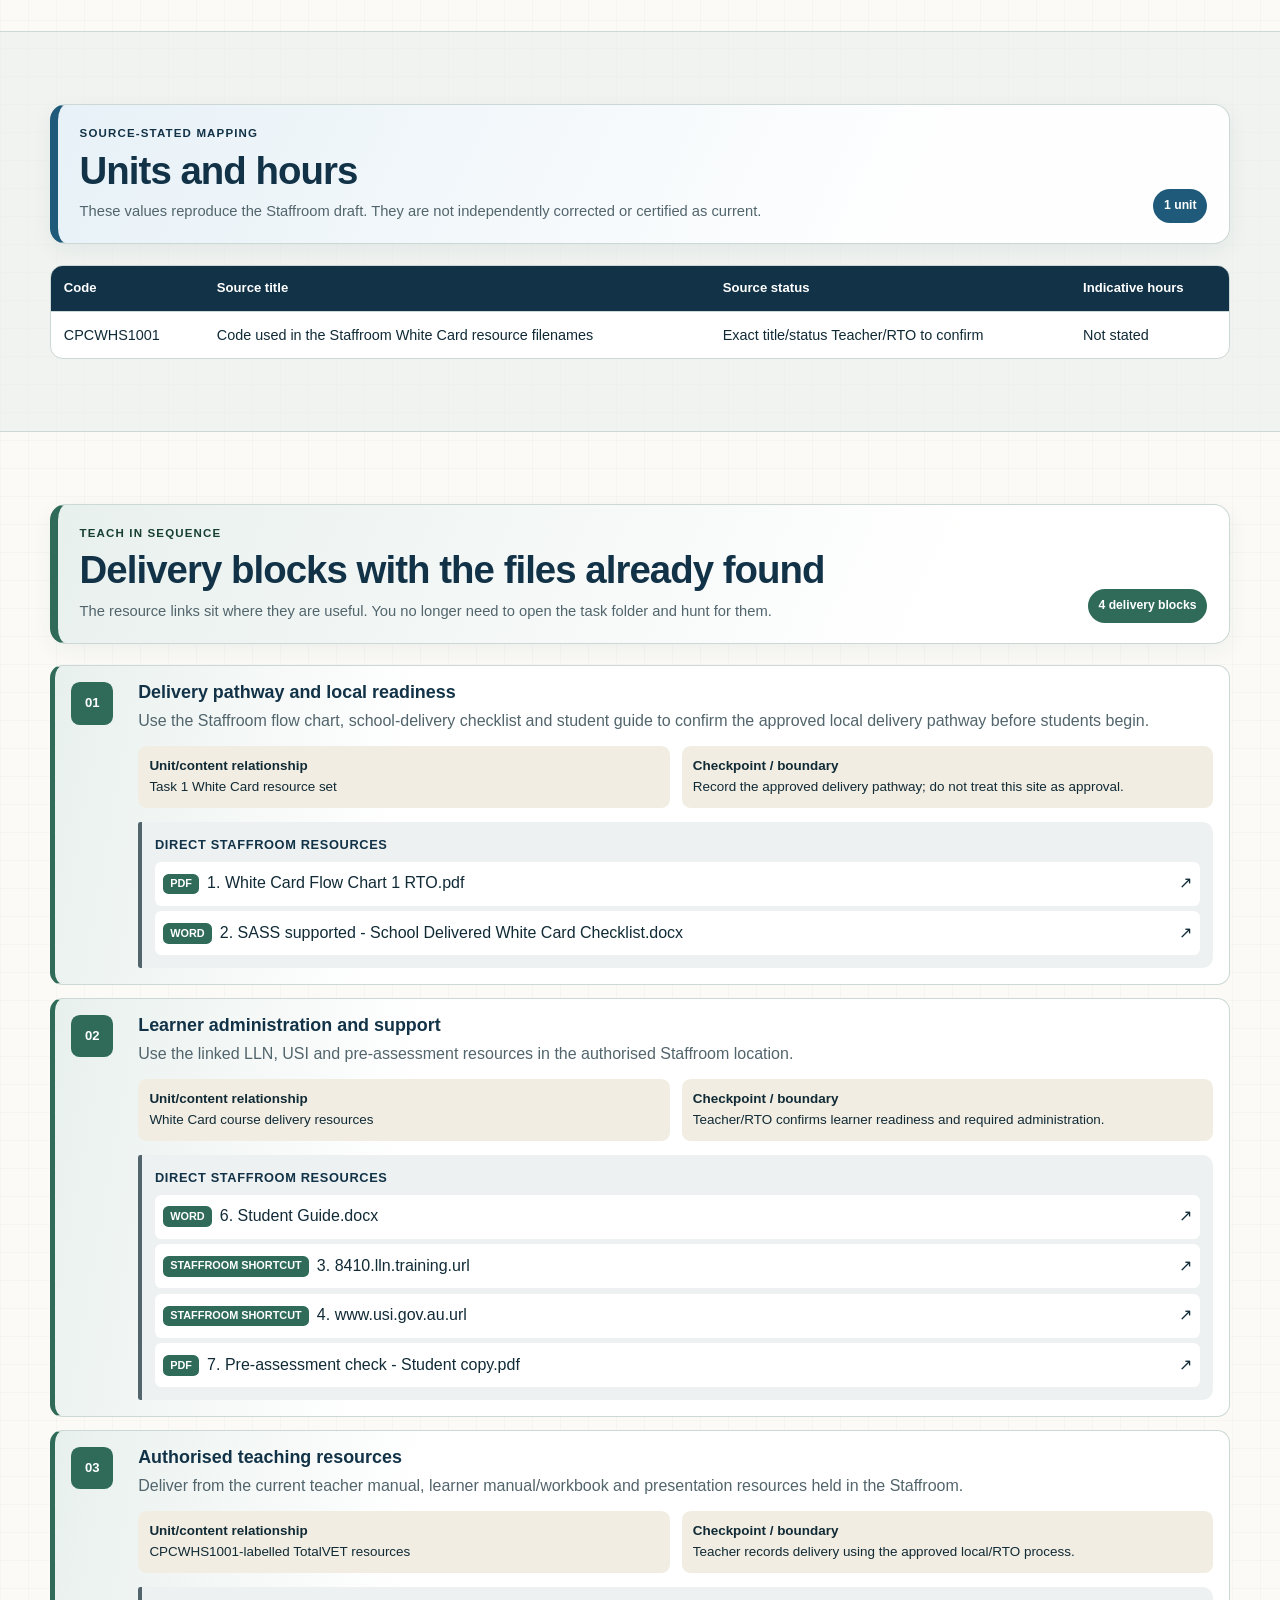
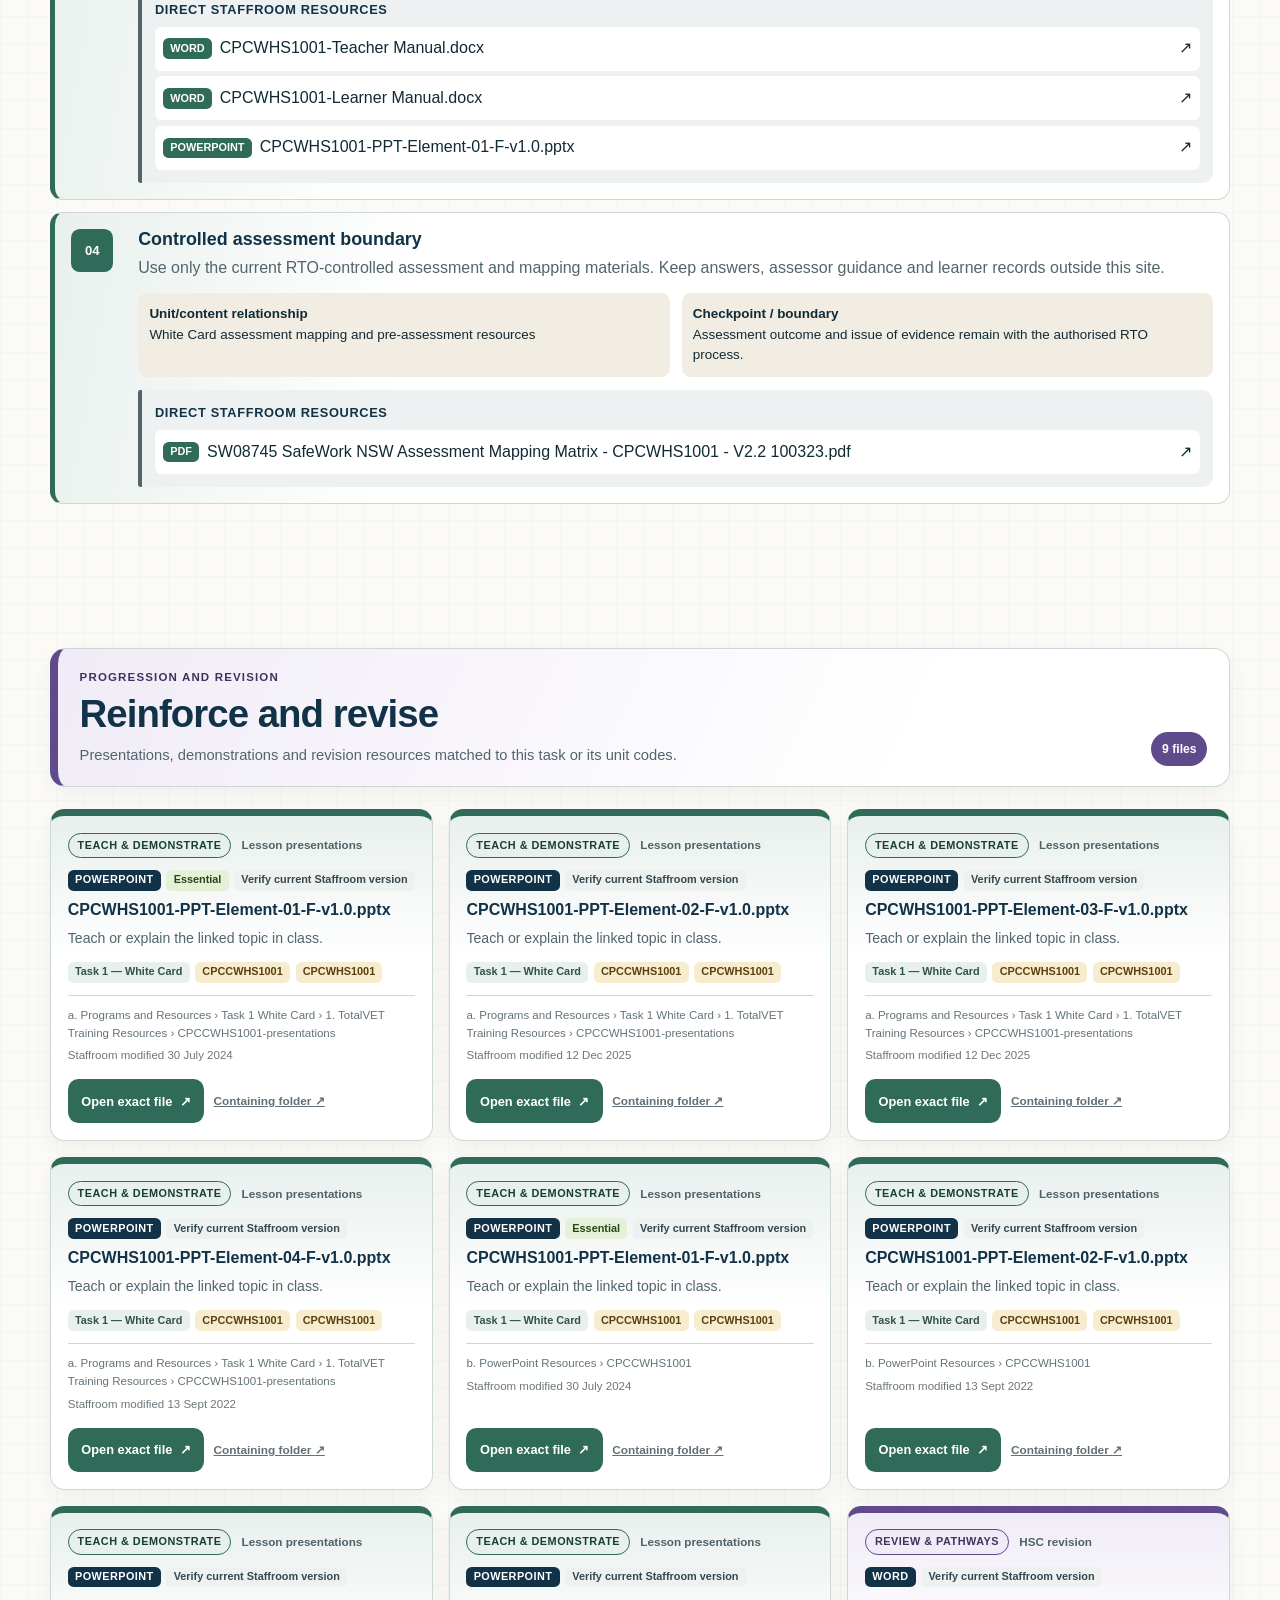
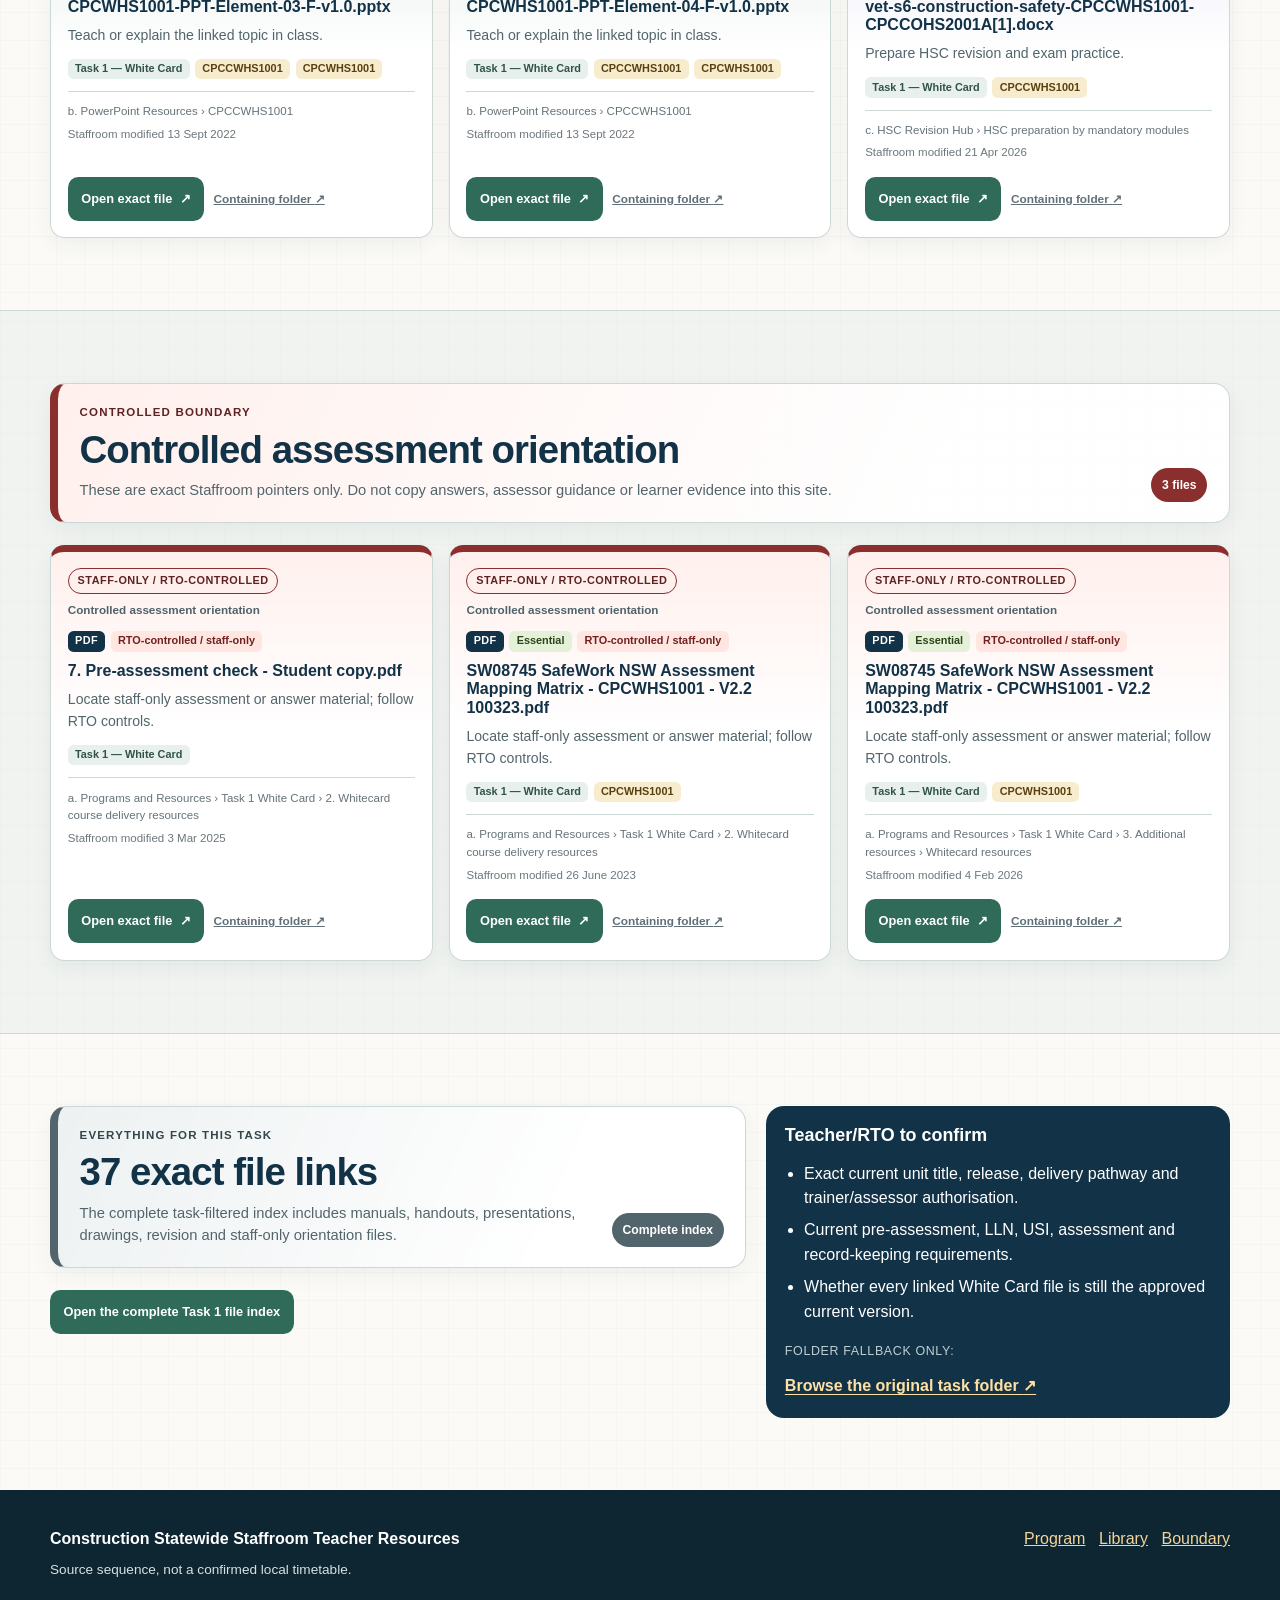
<file: task.html>
<!doctype html>
<html lang="en-AU">
<head><meta charset="utf-8"><meta name="viewport" content="width=device-width, initial-scale=1"><meta name="description" content="Source-aligned Construction task guide with direct Staffroom resources for teachers."><title>Task guides | Construction Teacher Resources</title><link rel="icon" href="assets/favicon.svg" type="image/svg+xml"><link rel="stylesheet" href="assets/styles.css"><script defer src="assets/site-data.js"></script><script defer src="assets/resource-data.js"></script><script defer src="assets/app.js"></script></head>
<body data-page="tasks">
  <a class="skip-link" href="#main">Skip to main content</a>
  <header class="site-header"><div class="header-inner"><a class="brand" href="index.html"><strong>Construction Teacher Resources</strong><span>VET statewide staffroom navigator</span></a><span class="staff-chip">For teachers</span><nav class="desktop-nav" aria-label="Primary"><a data-nav="home" href="index.html">Home</a><a data-nav="program" href="program.html">Complete program</a><a data-nav="tasks" href="task.html">Task guides</a><a data-nav="library" href="library.html">Resource library</a><a data-nav="sources" href="sources.html">Source boundary</a><a href="https://stevencowell.github.io/Main-Page/">Main Page ↗</a></nav><details class="mobile-nav"><summary>Menu</summary><nav aria-label="Mobile"><a data-nav="home" href="index.html">Home</a><a data-nav="program" href="program.html">Complete program</a><a data-nav="tasks" href="task.html">Task guides</a><a data-nav="library" href="library.html">Resource library</a><a data-nav="sources" href="sources.html">Source boundary</a><a href="https://stevencowell.github.io/Main-Page/">Main Page ↗</a></nav></details></div></header>
  <main id="main">
    <section class="section compact"><div class="section-inner"><div class="task-switcher"><div><label for="task-select">Select a task or option</label><select id="task-select"></select></div><p>Each guide combines the complete source-aligned section with curated essentials and direct files beside every delivery block.</p></div></div></section>
    <div id="task-content"></div>
  </main>
  <footer class="site-footer"><div class="footer-inner"><div><strong>Construction Statewide Staffroom Teacher Resources</strong><p>Source sequence, not a confirmed local timetable.</p></div><nav aria-label="Footer"><a href="program.html">Program</a><a href="library.html">Library</a><a href="sources.html">Boundary</a></nav></div></footer>
</body>
</html>
</file>
<file: assets/styles.css>
:root {
  --ink: #102a36;
  --navy: #123247;
  --teal: #2f6b58;
  --teal-dark: #235243;
  --gold: #c89437;
  --paper: #fbfaf6;
  --sand: #f1ede2;
  --mist: #e8f0ed;
  --line: #ccd8d5;
  --muted: #52656c;
  --white: #ffffff;
  --warning: #7a4e08;
  --warning-bg: #fff5d9;
  --danger: #8a2e2e;
  --shadow: 0 16px 40px rgba(18, 50, 71, 0.10);
  --radius: 18px;
  --content: 1180px;
}

* { box-sizing: border-box; }

html { scroll-behavior: smooth; }

body {
  margin: 0;
  color: var(--ink);
  background:
    linear-gradient(rgba(18, 50, 71, 0.025) 1px, transparent 1px),
    linear-gradient(90deg, rgba(18, 50, 71, 0.025) 1px, transparent 1px),
    var(--paper);
  background-size: 28px 28px;
  font-family: Arial, Helvetica, sans-serif;
  line-height: 1.55;
}

a { color: var(--teal-dark); }
a:hover { color: var(--navy); }

:focus-visible {
  outline: 3px solid var(--gold);
  outline-offset: 2px;
  box-shadow: 0 0 0 5px var(--navy);
}

.skip-link {
  position: fixed;
  left: 1rem;
  top: -6rem;
  z-index: 1000;
  padding: .8rem 1rem;
  border-radius: .5rem;
  color: var(--white);
  background: var(--navy);
}

.skip-link:focus { top: 1rem; }

.site-header {
  position: sticky;
  top: 0;
  z-index: 100;
  color: var(--white);
  background: rgba(18, 50, 71, .98);
  box-shadow: 0 2px 18px rgba(0, 0, 0, .15);
}

.header-inner {
  width: min(var(--content), calc(100% - 2rem));
  min-height: 72px;
  margin: 0 auto;
  display: flex;
  align-items: center;
  gap: 1.25rem;
}

.brand {
  min-width: 0;
  color: var(--white);
  text-decoration: none;
}

.brand strong { display: block; font-size: 1rem; letter-spacing: .01em; }
.brand span { display: block; color: #c9d9de; font-size: .77rem; }

.staff-chip {
  flex: 0 0 auto;
  padding: .3rem .55rem;
  border: 1px solid rgba(255, 255, 255, .32);
  border-radius: 999px;
  color: #fff6dd;
  background: rgba(200, 148, 55, .18);
  font-size: .72rem;
  font-weight: 700;
  letter-spacing: .08em;
  text-transform: uppercase;
}

.desktop-nav { margin-left: auto; display: flex; align-items: center; gap: .2rem; }
.desktop-nav a {
  padding: .65rem .75rem;
  border-radius: .5rem;
  color: #e8f0f2;
  font-size: .86rem;
  font-weight: 700;
  text-decoration: none;
}
.desktop-nav a:hover,
.desktop-nav a[aria-current="page"] { color: var(--white); background: rgba(255, 255, 255, .12); }

.mobile-nav { display: none; margin-left: auto; }
.mobile-nav summary { cursor: pointer; list-style: none; padding: .6rem .75rem; border: 1px solid #6f8791; border-radius: .5rem; font-weight: 700; }
.mobile-nav summary::-webkit-details-marker { display: none; }
.mobile-nav[open] nav {
  position: absolute;
  top: 64px;
  left: 1rem;
  right: 1rem;
  display: grid;
  padding: .7rem;
  border: 1px solid #5f7680;
  border-radius: .75rem;
  background: var(--navy);
  box-shadow: var(--shadow);
}
.mobile-nav nav a { padding: .72rem; color: var(--white); text-decoration: none; }

main { min-height: 70vh; }

.hero {
  position: relative;
  overflow: hidden;
  color: var(--white);
  background:
    radial-gradient(circle at 88% 25%, rgba(200, 148, 55, .28), transparent 24rem),
    linear-gradient(135deg, #123247 0%, #174d57 70%, #2f6b58 100%);
}

.hero::after {
  content: "";
  position: absolute;
  right: -80px;
  bottom: -190px;
  width: 430px;
  height: 430px;
  border: 54px solid rgba(255, 255, 255, .05);
  border-radius: 50%;
}

.hero-inner {
  position: relative;
  z-index: 1;
  width: min(var(--content), calc(100% - 2rem));
  margin: 0 auto;
  padding: clamp(3.5rem, 8vw, 6.5rem) 0 4.5rem;
}

.eyebrow {
  margin: 0 0 .7rem;
  color: #f0ce88;
  font-size: .78rem;
  font-weight: 800;
  letter-spacing: .13em;
  text-transform: uppercase;
}

h1, h2, h3 { line-height: 1.15; }
h1 { max-width: 850px; margin: 0; font-size: clamp(2.3rem, 5.5vw, 4.8rem); letter-spacing: -.045em; }
h2 { margin: 0 0 .65rem; color: var(--navy); font-size: clamp(1.65rem, 3vw, 2.45rem); letter-spacing: -.025em; }
h3 { margin: 0; color: var(--navy); font-size: 1.12rem; }

.hero-lead { max-width: 760px; margin: 1.25rem 0 0; color: #e4eff0; font-size: clamp(1rem, 2vw, 1.2rem); }

.hero-actions, .button-row { display: flex; flex-wrap: wrap; gap: .75rem; margin-top: 1.5rem; }

.button {
  display: inline-flex;
  min-height: 44px;
  align-items: center;
  justify-content: center;
  gap: .45rem;
  padding: .72rem 1rem;
  border: 1px solid transparent;
  border-radius: .65rem;
  color: var(--white);
  background: var(--teal);
  font-weight: 800;
  text-decoration: none;
  cursor: pointer;
}
.button:hover { color: var(--white); background: var(--teal-dark); }
.button.primary { color: var(--navy); background: #f2cf88; }
.button.primary:hover { background: #ffe0a1; }
.button.secondary { border-color: #9db1b8; color: var(--white); background: transparent; }
.button.secondary:hover { background: rgba(255, 255, 255, .1); }
.button.quiet { border-color: var(--line); color: var(--navy); background: var(--white); }
.button.quiet:hover { background: var(--mist); }

.trust-strip {
  margin-top: -1.75rem;
  position: relative;
  z-index: 2;
}

.trust-inner {
  width: min(var(--content), calc(100% - 2rem));
  margin: 0 auto;
  display: grid;
  grid-template-columns: repeat(3, 1fr);
  border-radius: var(--radius);
  background: var(--white);
  box-shadow: var(--shadow);
}

.trust-item { padding: 1.25rem 1.35rem; border-right: 1px solid var(--line); }
.trust-item:last-child { border-right: 0; }
.trust-item strong { display: block; color: var(--navy); font-size: .9rem; }
.trust-item span { color: var(--muted); font-size: .84rem; }

.section { padding: 4.5rem 0; }
.section.compact { padding: 3rem 0; }
.section.alt { background: rgba(232, 240, 237, .58); border-block: 1px solid var(--line); }
.section-inner { width: min(var(--content), calc(100% - 2rem)); margin: 0 auto; }
.section-heading { max-width: 780px; margin-bottom: 1.7rem; }
.section-heading p { margin: 0; color: var(--muted); font-size: 1.02rem; }

[data-category="planning"] { --category-accent: #1f5a7a; --category-soft: #e7f1f7; --category-text: #123247; }
[data-category="teaching"] { --category-accent: #2f6b58; --category-soft: #e8f0ed; --category-text: #173f33; }
[data-category="safety"] { --category-accent: #8a4b00; --category-soft: #fff1da; --category-text: #633300; }
[data-category="practical"] { --category-accent: #4e6826; --category-soft: #eef4e2; --category-text: #344a16; }
[data-category="pathways"] { --category-accent: #5f4b8b; --category-soft: #f0ecf7; --category-text: #40325f; }
[data-category="controlled"] { --category-accent: #8a2e2e; --category-soft: #fff0ed; --category-text: #5f2222; }
[data-category="reference"] { --category-accent: #52656c; --category-soft: #edf1f2; --category-text: #34464c; }

.category-stack { display: grid; gap: 2.2rem; }
.category-group { min-width: 0; }
.category-banner {
  display: flex;
  min-width: 0;
  align-items: end;
  justify-content: space-between;
  gap: 1.4rem;
  margin-bottom: 1rem;
  padding: 1.25rem 1.35rem;
  border: 1px solid var(--line);
  border-left: 8px solid var(--category-accent);
  border-radius: 1rem;
  background: linear-gradient(115deg, var(--category-soft), rgba(255, 255, 255, .96) 74%);
  box-shadow: 0 7px 22px rgba(18, 50, 71, .055);
}
.category-banner > div { min-width: 0; }
.category-banner h2, .category-banner h3 { margin: 0; color: var(--navy); }
.category-banner h3 { font-size: clamp(1.35rem, 2.6vw, 1.85rem); letter-spacing: -.025em; }
.category-banner p:not(.category-kicker) { max-width: 760px; margin: .45rem 0 0; color: var(--muted); font-size: .92rem; }
.category-kicker {
  margin: 0 0 .35rem;
  color: var(--category-text);
  font-size: .72rem;
  font-weight: 900;
  letter-spacing: .1em;
  text-transform: uppercase;
}
.category-count {
  flex: 0 0 auto;
  display: inline-flex;
  min-height: 34px;
  align-items: center;
  padding: .38rem .68rem;
  border-radius: 999px;
  color: var(--white);
  background: var(--category-accent);
  font-size: .76rem;
  font-weight: 800;
  white-space: nowrap;
}
.category-card-grid.cards-1 { max-width: 410px; grid-template-columns: minmax(0, 410px); }
.category-card-grid.cards-2 { max-width: 840px; grid-template-columns: repeat(2, minmax(0, 1fr)); }
.category-section .category-banner { margin-bottom: 1.35rem; }
.category-hero { box-shadow: inset 0 -8px 0 var(--category-accent); }

.notice {
  padding: 1rem 1.1rem;
  border-left: 5px solid var(--gold);
  border-radius: .2rem .7rem .7rem .2rem;
  color: #543905;
  background: var(--warning-bg);
}
.notice strong { color: #453004; }
.notice.danger { border-left-color: var(--danger); color: #5f2222; background: #fff0ed; }

.card-grid { display: grid; grid-template-columns: repeat(3, minmax(0, 1fr)); gap: 1rem; }
.card {
  min-width: 0;
  padding: 1.25rem;
  border: 1px solid var(--line);
  border-radius: var(--radius);
  background: rgba(255, 255, 255, .92);
  box-shadow: 0 8px 24px rgba(18, 50, 71, .06);
}
.card:hover { border-color: #91aba3; box-shadow: 0 12px 28px rgba(18, 50, 71, .1); }
.card .kicker { margin: 0 0 .35rem; color: var(--teal); font-size: .72rem; font-weight: 800; letter-spacing: .09em; text-transform: uppercase; }
.card p { margin: .55rem 0 0; color: var(--muted); }
.card .meta { margin-top: .8rem; color: #3d5158; font-size: .83rem; }
.card-actions { display: flex; flex-wrap: wrap; gap: .45rem; margin-top: 1rem; }
.text-link { font-weight: 800; text-decoration-thickness: 1px; text-underline-offset: 3px; }

.task-card { position: relative; padding-top: 1.7rem; }
.task-number {
  display: inline-grid;
  min-width: 2.5rem;
  height: 2.15rem;
  place-items: center;
  margin-bottom: .75rem;
  padding: 0 .5rem;
  border-radius: .5rem;
  color: var(--white);
  background: var(--navy);
  font-size: .8rem;
  font-weight: 800;
}

.steps { display: grid; grid-template-columns: repeat(3, minmax(0, 1fr)); gap: 1rem; counter-reset: steps; }
.step { position: relative; padding: 1.25rem 1.25rem 1.25rem 4rem; border-radius: var(--radius); background: var(--sand); counter-increment: steps; }
.step::before { content: counter(steps); position: absolute; left: 1.15rem; top: 1.1rem; width: 2rem; height: 2rem; display: grid; place-items: center; border-radius: 50%; color: var(--white); background: var(--teal); font-weight: 800; }
.step p { margin: .4rem 0 0; color: var(--muted); font-size: .9rem; }

.page-hero { color: var(--white); background: linear-gradient(135deg, var(--navy), #235968); }
.page-hero .hero-inner { padding-block: 3rem; }
.page-hero h1 { font-size: clamp(2rem, 4.5vw, 3.6rem); }

.breadcrumb { display: flex; flex-wrap: wrap; gap: .35rem; margin-bottom: 1rem; color: #cfdee2; font-size: .85rem; }
.breadcrumb a { color: #ecf5f6; }

.control-grid { display: grid; grid-template-columns: repeat(2, minmax(0, 1fr)); overflow: hidden; border: 1px solid var(--line); border-radius: var(--radius); background: var(--white); }
.control-item { display: grid; grid-template-columns: minmax(8rem, .7fr) minmax(0, 1.3fr); border-bottom: 1px solid var(--line); }
.control-item:nth-last-child(-n+2) { border-bottom: 0; }
.control-label, .control-value { padding: .8rem .9rem; }
.control-label { color: var(--navy); background: var(--mist); font-size: .8rem; font-weight: 800; }
.control-value { min-width: 0; overflow-wrap: anywhere; }

.table-wrap { max-width: 100%; overflow-x: auto; border: 1px solid var(--line); border-radius: .8rem; background: var(--white); }
.table-wrap:focus { outline: 3px solid var(--gold); outline-offset: 2px; }
table { width: 100%; border-collapse: collapse; }
th, td { padding: .75rem .8rem; border-bottom: 1px solid var(--line); text-align: left; vertical-align: top; }
th { color: var(--white); background: var(--navy); font-size: .82rem; }
td { font-size: .9rem; }
tbody tr:nth-child(even) { background: #f8faf7; }
tbody tr:last-child td { border-bottom: 0; }

.sequence { display: grid; gap: .8rem; }
.sequence-item { display: grid; grid-template-columns: 3.2rem 1fr; gap: 1rem; padding: 1rem; border: 1px solid var(--line); border-radius: .8rem; background: var(--white); }
.sequence-index { width: 2.65rem; height: 2.65rem; display: grid; place-items: center; border-radius: .55rem; color: var(--white); background: var(--teal); font-size: .82rem; font-weight: 800; }
.sequence-item p { margin: .4rem 0 0; color: var(--muted); }
.sequence-meta { display: grid; grid-template-columns: 1fr 1fr; gap: .75rem; margin-top: .75rem; font-size: .84rem; }
.sequence-meta div { padding: .65rem .7rem; border-radius: .55rem; background: var(--sand); }
.sequence-item[data-category] { border-left: 5px solid var(--category-accent); background: linear-gradient(100deg, var(--category-soft), var(--white) 30%); }

.check-list { margin: 1rem 0 0; padding-left: 1.2rem; }
.check-list li { margin: .45rem 0; }

.task-switcher { display: grid; grid-template-columns: minmax(11rem, 18rem) 1fr; gap: 1rem; align-items: end; margin-bottom: 1.5rem; }
label { display: block; margin-bottom: .35rem; color: var(--navy); font-size: .82rem; font-weight: 800; }
select, input[type="search"] { width: 100%; min-height: 46px; padding: .7rem .8rem; border: 1px solid #91a7ae; border-radius: .55rem; color: var(--ink); background: var(--white); font: inherit; }

.search-panel { display: grid; grid-template-columns: 1fr auto; gap: .8rem; align-items: end; margin-bottom: 1.3rem; }
.result-count { margin: 0 0 .7rem; color: var(--muted); font-size: .86rem; }

.library-group { margin: 1.3rem 0; border: 1px solid var(--line); border-radius: var(--radius); background: var(--white); overflow: hidden; }
.library-head { display: grid; grid-template-columns: 1fr auto; gap: 1rem; align-items: center; padding: 1.1rem 1.2rem; background: var(--mist); }
.library-head p { margin: .35rem 0 0; color: var(--muted); }
.currency-note { margin: 0; padding: .8rem 1.2rem; border-top: 1px solid var(--line); color: var(--warning); background: #fffaf0; font-size: .84rem; }
.resource-list { list-style: none; margin: 0; padding: 0; display: grid; grid-template-columns: repeat(2, minmax(0, 1fr)); }
.resource-list li { min-width: 0; border-top: 1px solid var(--line); }
.resource-list li:nth-child(odd) { border-right: 1px solid var(--line); }
.resource-list a { display: flex; min-height: 48px; align-items: center; justify-content: space-between; gap: .75rem; padding: .75rem 1rem; color: var(--ink); text-decoration: none; overflow-wrap: anywhere; }
.resource-list a:hover { background: #f7faf8; }
.resource-list .arrow { flex: 0 0 auto; color: var(--teal); font-weight: 800; }

.direct-count {
  padding-top: .7rem;
  border-top: 1px solid var(--line);
  color: var(--navy) !important;
  font-size: .84rem;
}

.resource-card-grid {
  display: grid;
  grid-template-columns: repeat(3, minmax(0, 1fr));
  gap: 1rem;
}

.resource-card {
  min-width: 0;
  display: flex;
  flex-direction: column;
  padding: 1.05rem;
  border: 1px solid var(--line);
  border-radius: .9rem;
  background: var(--white);
  box-shadow: 0 7px 20px rgba(18, 50, 71, .055);
}

.resource-card:hover { border-color: #8da89f; }
.resource-card h3 { margin-top: .65rem; overflow-wrap: anywhere; font-size: 1rem; }
.resource-purpose { margin: .55rem 0 0; color: var(--muted); font-size: .88rem; }
.resource-badges, .tag-row { display: flex; flex-wrap: wrap; gap: .35rem; }

.card[data-category],
.resource-card[data-category],
.step[data-category] {
  border-top: 7px solid var(--category-accent);
  background: linear-gradient(180deg, var(--category-soft) 0, rgba(255, 255, 255, .98) 44%);
}
.card[data-category]:hover,
.resource-card[data-category]:hover { border-color: #91aba3; border-top-color: var(--category-accent); }
.card[data-category] .kicker { color: var(--category-text); }
.task-card[data-category] .task-number,
.sequence-item[data-category] .sequence-index,
.step[data-category]::before { background: var(--category-accent); }
.trust-item[data-category] { box-shadow: inset 0 5px 0 var(--category-accent); }

.card-category-line {
  display: flex;
  min-width: 0;
  flex-wrap: wrap;
  align-items: center;
  gap: .45rem .65rem;
  margin-bottom: .75rem;
}
.card-category-label {
  display: inline-flex;
  width: fit-content;
  max-width: 100%;
  align-items: center;
  margin: 0 0 .7rem;
  padding: .3rem .55rem;
  border: 1px solid var(--category-accent);
  border-radius: 999px;
  color: var(--category-text) !important;
  background: var(--category-soft);
  font-size: .68rem !important;
  font-weight: 900;
  letter-spacing: .045em;
  line-height: 1.25;
  text-transform: uppercase;
  overflow-wrap: anywhere;
}
.card-category-line .card-category-label { margin: 0; }
.purpose-label { min-width: 0; color: #4f6269; font-size: .73rem; font-weight: 800; overflow-wrap: anywhere; }

.file-badge, .status-badge, .tag, .mini-file {
  display: inline-flex;
  align-items: center;
  width: fit-content;
  padding: .22rem .45rem;
  border-radius: .35rem;
  font-size: .68rem;
  font-weight: 800;
  line-height: 1.25;
}

.file-badge { color: var(--white); background: var(--navy); letter-spacing: .04em; text-transform: uppercase; }
.status-badge { color: #334850; background: #edf1ef; }
.status-badge.essential { color: #274516; background: #e4f1d8; }
.status-badge.controlled { color: #702020; background: #ffe6e1; }
.status-badge.draft { color: #704a06; background: #fff0c6; }
.status-badge.dated, .status-badge.duplicate { color: #5e4b19; background: #f4ecd2; }
.status-badge.archive { color: #5b5b5b; background: #e7e7e7; }
.tag-row { margin-top: .75rem; }
.tag { color: #315346; background: var(--mist); }
.tag.unit { color: #59400f; background: #f8eccf; }

.breadcrumb-path {
  margin: .75rem 0 0;
  padding-top: .7rem;
  border-top: 1px solid var(--line);
  color: #64737a;
  font-size: .72rem;
  overflow-wrap: anywhere;
}

.modified { margin: .3rem 0 0; color: #6c777c; font-size: .72rem; }
.resource-actions { display: flex; flex-wrap: wrap; align-items: center; gap: .6rem; margin-top: auto; padding-top: .9rem; }
.button.direct { min-height: 44px; padding: .58rem .78rem; color: var(--white); background: var(--teal); font-size: .8rem; }
.button.direct:hover { color: var(--white); background: var(--teal-dark); }
.folder-fallback { color: #617078; font-size: .74rem; font-weight: 700; }
.folder-fallback:hover { color: var(--navy); }

.block-resources {
  margin-top: .85rem;
  padding: .8rem;
  border-left: 4px solid var(--teal);
  border-radius: .15rem .65rem .65rem .15rem;
  background: #f1f7f4;
}

.block-resources h4 { margin: 0 0 .45rem; color: var(--navy); font-size: .8rem; text-transform: uppercase; letter-spacing: .05em; }
.block-resources ul { list-style: none; margin: 0; padding: 0; display: grid; gap: .35rem; }
.block-resources a { display: grid; grid-template-columns: auto 1fr auto; gap: .5rem; align-items: center; min-height: 44px; padding: .45rem .5rem; border-radius: .4rem; color: var(--ink); background: var(--white); text-decoration: none; overflow-wrap: anywhere; }
.block-resources a:hover { background: #e8f2ee; }
.mini-file { color: var(--white); background: var(--teal); text-transform: uppercase; }
.resource-gap { margin-top: .8rem !important; padding: .65rem; border-radius: .5rem; color: var(--warning) !important; background: var(--warning-bg); font-size: .82rem; }
.folder-note { margin-top: 1.1rem; color: #bfcfd3 !important; font-size: .78rem; text-transform: uppercase; letter-spacing: .05em; }
.block-resources[data-category] { border-left-color: var(--category-accent); background: var(--category-soft); }

.filter-panel {
  display: grid;
  grid-template-columns: repeat(4, minmax(0, 1fr));
  gap: .85rem;
  align-items: end;
  padding: 1rem;
  border: 1px solid var(--line);
  border-radius: var(--radius);
  background: var(--white);
}

.search-wide { grid-column: span 2; }
.filter-checks { grid-column: span 3; display: flex; flex-wrap: wrap; align-items: center; gap: 1rem; min-height: 44px; }
.filter-checks label { display: flex; align-items: center; gap: .45rem; margin: 0; font-weight: 700; }
.filter-checks input { width: 1.05rem; height: 1.05rem; accent-color: var(--teal); }
.results-summary { display: flex; justify-content: space-between; gap: 1rem; margin: 1rem 0 .7rem; color: var(--muted); font-size: .82rem; }
.results-summary p { margin: 0; }
.library-category { margin: 2.5rem 0 3.2rem; }
.library-purpose { margin: 1.35rem 0 2rem; }
.library-purpose-head { display: flex; justify-content: space-between; gap: 1rem; align-items: end; margin-bottom: .85rem; padding: .8rem .95rem; border: 1px solid var(--line); border-left: 6px solid var(--category-accent); border-radius: .7rem; background: var(--category-soft); }
.library-purpose-head h3 { font-size: 1.15rem; }
.library-purpose-head p { margin: .25rem 0 0; color: var(--muted); font-size: .82rem; }
.library-purpose-head .library-purpose-kicker { margin: 0 0 .2rem; color: var(--category-text); font-size: .68rem; font-weight: 900; letter-spacing: .08em; text-transform: uppercase; }

.two-column { display: grid; grid-template-columns: 1.2fr .8fr; gap: 1.2rem; align-items: start; }
.side-panel { padding: 1.2rem; border-radius: var(--radius); color: var(--white); background: var(--navy); }
.side-panel h2, .side-panel h3 { color: var(--white); }
.side-panel p { color: #d8e5e8; }
.side-panel a { color: #ffe1a6; }

.site-footer { color: #d5e1e4; background: #0d2632; }
.footer-inner { width: min(var(--content), calc(100% - 2rem)); margin: 0 auto; padding: 2.3rem 0; display: grid; grid-template-columns: 1.4fr .8fr; gap: 2rem; }
.site-footer strong { color: var(--white); }
.site-footer p { margin: .45rem 0 0; font-size: .85rem; }
.site-footer nav { display: flex; flex-wrap: wrap; gap: .85rem; justify-content: flex-end; align-content: start; }
.site-footer a { color: #f2d59b; }

.sr-only { position: absolute; width: 1px; height: 1px; padding: 0; margin: -1px; overflow: hidden; clip: rect(0, 0, 0, 0); white-space: nowrap; border: 0; }
[hidden] { display: none !important; }

@media (max-width: 900px) {
  .desktop-nav { display: none; }
  .mobile-nav { display: block; }
  .card-grid, .steps, .resource-card-grid { grid-template-columns: repeat(2, minmax(0, 1fr)); }
  .filter-panel { grid-template-columns: repeat(2, minmax(0, 1fr)); }
  .filter-checks { grid-column: span 2; }
  .two-column { grid-template-columns: 1fr; }
  .category-card-grid.cards-2 { max-width: none; }
}

@media (max-width: 650px) {
  .header-inner { width: min(100% - 1.2rem, var(--content)); min-height: 64px; }
  .brand span, .staff-chip { display: none; }
  .hero-inner, .section-inner, .trust-inner, .footer-inner { width: min(100% - 1.2rem, var(--content)); }
  .hero-inner { padding-block: 3rem; }
  .trust-inner { grid-template-columns: 1fr; }
  .trust-item { border-right: 0; border-bottom: 1px solid var(--line); }
  .trust-item:last-child { border-bottom: 0; }
  .section { padding: 3.3rem 0; }
  .card-grid, .steps, .resource-list, .control-grid, .resource-card-grid, .filter-panel { grid-template-columns: 1fr; }
  .search-wide, .filter-checks { grid-column: auto; }
  .filter-checks { display: grid; gap: .65rem; }
  .results-summary { display: grid; }
  .resource-list li:nth-child(odd) { border-right: 0; }
  .control-item { grid-template-columns: 1fr; }
  .control-item:nth-last-child(-n+2) { border-bottom: 1px solid var(--line); }
  .control-item:last-child { border-bottom: 0; }
  .control-label { padding-bottom: .35rem; }
  .control-value { padding-top: .35rem; }
  .task-switcher, .search-panel, .library-head, .sequence-meta { grid-template-columns: 1fr; }
  .library-head .button { width: 100%; }
  .category-banner { align-items: flex-start; flex-direction: column; gap: .8rem; padding: 1rem; }
  .category-count { white-space: normal; }
  .category-card-grid.cards-1, .category-card-grid.cards-2 { max-width: none; grid-template-columns: 1fr; }
  .library-purpose-head { align-items: flex-start; flex-direction: column; }
  .sequence-item { grid-template-columns: 2.7rem minmax(0, 1fr); gap: .7rem; }
  .sequence-index { width: 2.4rem; height: 2.4rem; }
  .footer-inner { grid-template-columns: 1fr; }
  .site-footer nav { justify-content: flex-start; }
}

@media (max-width: 390px) {
  h1 { font-size: 2.05rem; }
  .hero-actions .button, .button-row .button { width: 100%; }
  .card, .library-group { border-radius: .85rem; }
  .category-stack { gap: 1.7rem; }
  .category-banner { padding: .85rem; border-left-width: 6px; }
  .category-banner h2, .category-banner h3 { overflow-wrap: anywhere; }
  .card-category-line { align-items: flex-start; flex-direction: column; }
  .sequence-item { padding: .85rem; }
}

@media print {
  .site-header, .hero-actions, .button-row, .task-switcher, .search-panel, .site-footer, .skip-link { display: none !important; }
  body { color: #000; background: #fff; font-size: 10pt; }
  .hero, .page-hero { color: #000; background: #fff; border-bottom: 2px solid #000; }
  .hero::after { display: none; }
  .hero-lead, .breadcrumb { color: #222; }
  .section { padding: 1rem 0; }
  .card, .library-group, .sequence-item, .control-grid { break-inside: avoid; box-shadow: none; }
  .category-banner { break-inside: avoid; border: 1px solid #000; border-left-width: 5px; color: #000; background: #fff; box-shadow: none; }
  .category-banner h2, .category-banner h3, .category-banner p, .category-kicker { color: #000 !important; }
  .category-count, .card-category-label { border: 1px solid #000; color: #000 !important; background: #fff; }
  .card[data-category], .resource-card[data-category], .step[data-category], .sequence-item[data-category] { border-color: #555; border-top-color: #000; color: #000; background: #fff; }
  a { color: #000; text-decoration: none; }
}
</file>
